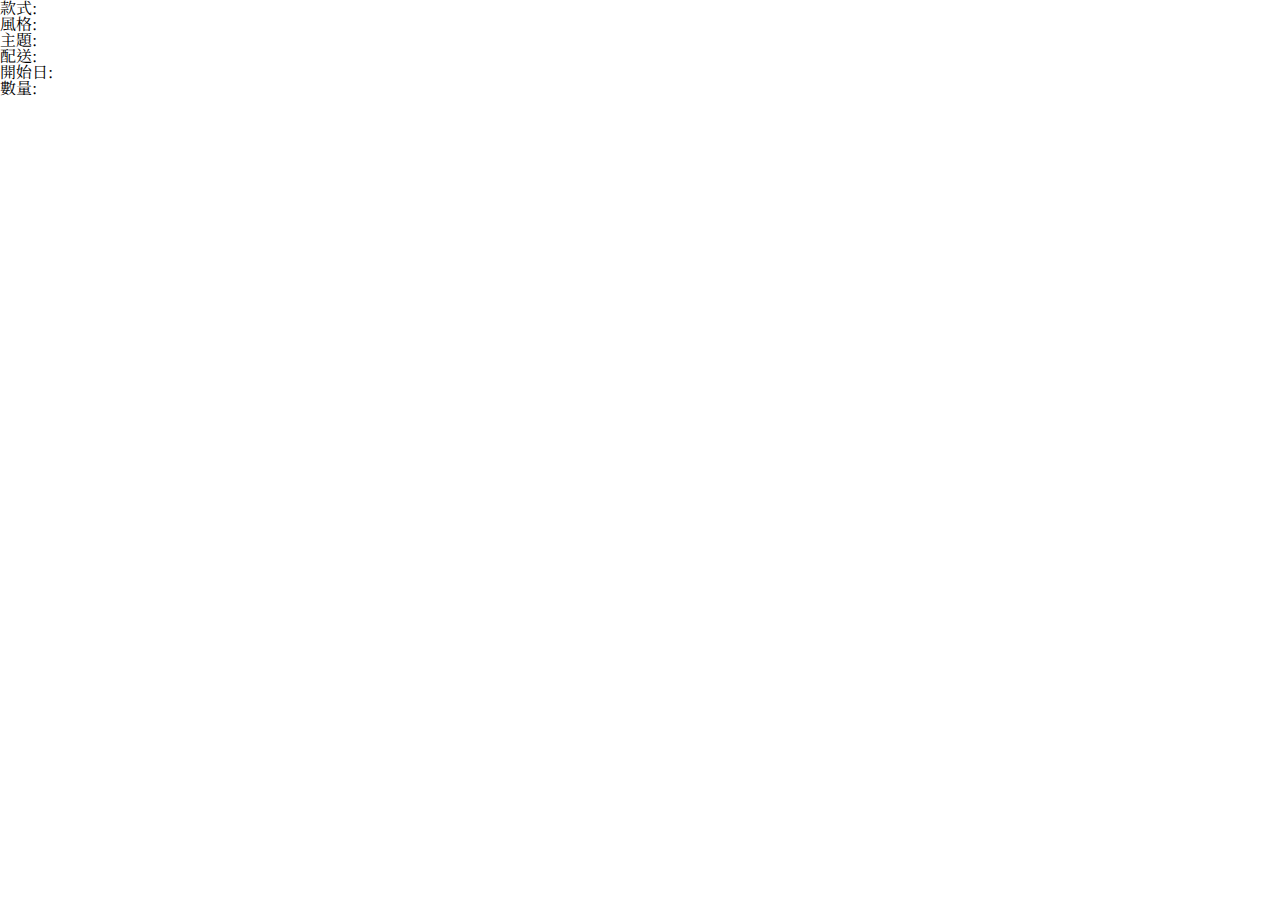
<file: cart.html>
<!DOCTYPE html>
<html lang="en">
<head>
    <meta charset="UTF-8">
    <meta http-equiv="X-UA-Compatible" content="IE=edge">
    <meta name="viewport" content="width=device-width, initial-scale=1.0">
    <title>購物車</title>
    <link rel="icon" type="image/x-icon" href="./image/favicon/favicon.ico">
    <link rel="stylesheet" href="./css/reset.css">
    <link rel="stylesheet" href="./css/main.css">
    <link rel="stylesheet" href="./css/weekly-bouquet.css">
    <link rel="preconnect" href="https://fonts.googleapis.com">
    <link rel="preconnect" href="https://fonts.gstatic.com" crossorigin>
    <link href="https://fonts.googleapis.com/css2?family=Noto+Serif+TC&display=swap" rel="stylesheet">
    <script src="./javascript/jquery-3.6.0.min.js"></script>
    <script src="./javascript/weekly-bouquet.js"></script>
</head>
<body>
<div>
    <p>款式: <span id="size"></span></p>
    <p>風格: <span id="style"></span></p>
    <p>主題: <span id="topic"></span></p>
    <p>配送: <span id="delivery"></span></p>
    <p>開始日: <span id="date"></span></p>
    <p>數量: <span id="quantity"></span></p>
</div>
</body>
</html>
</file>
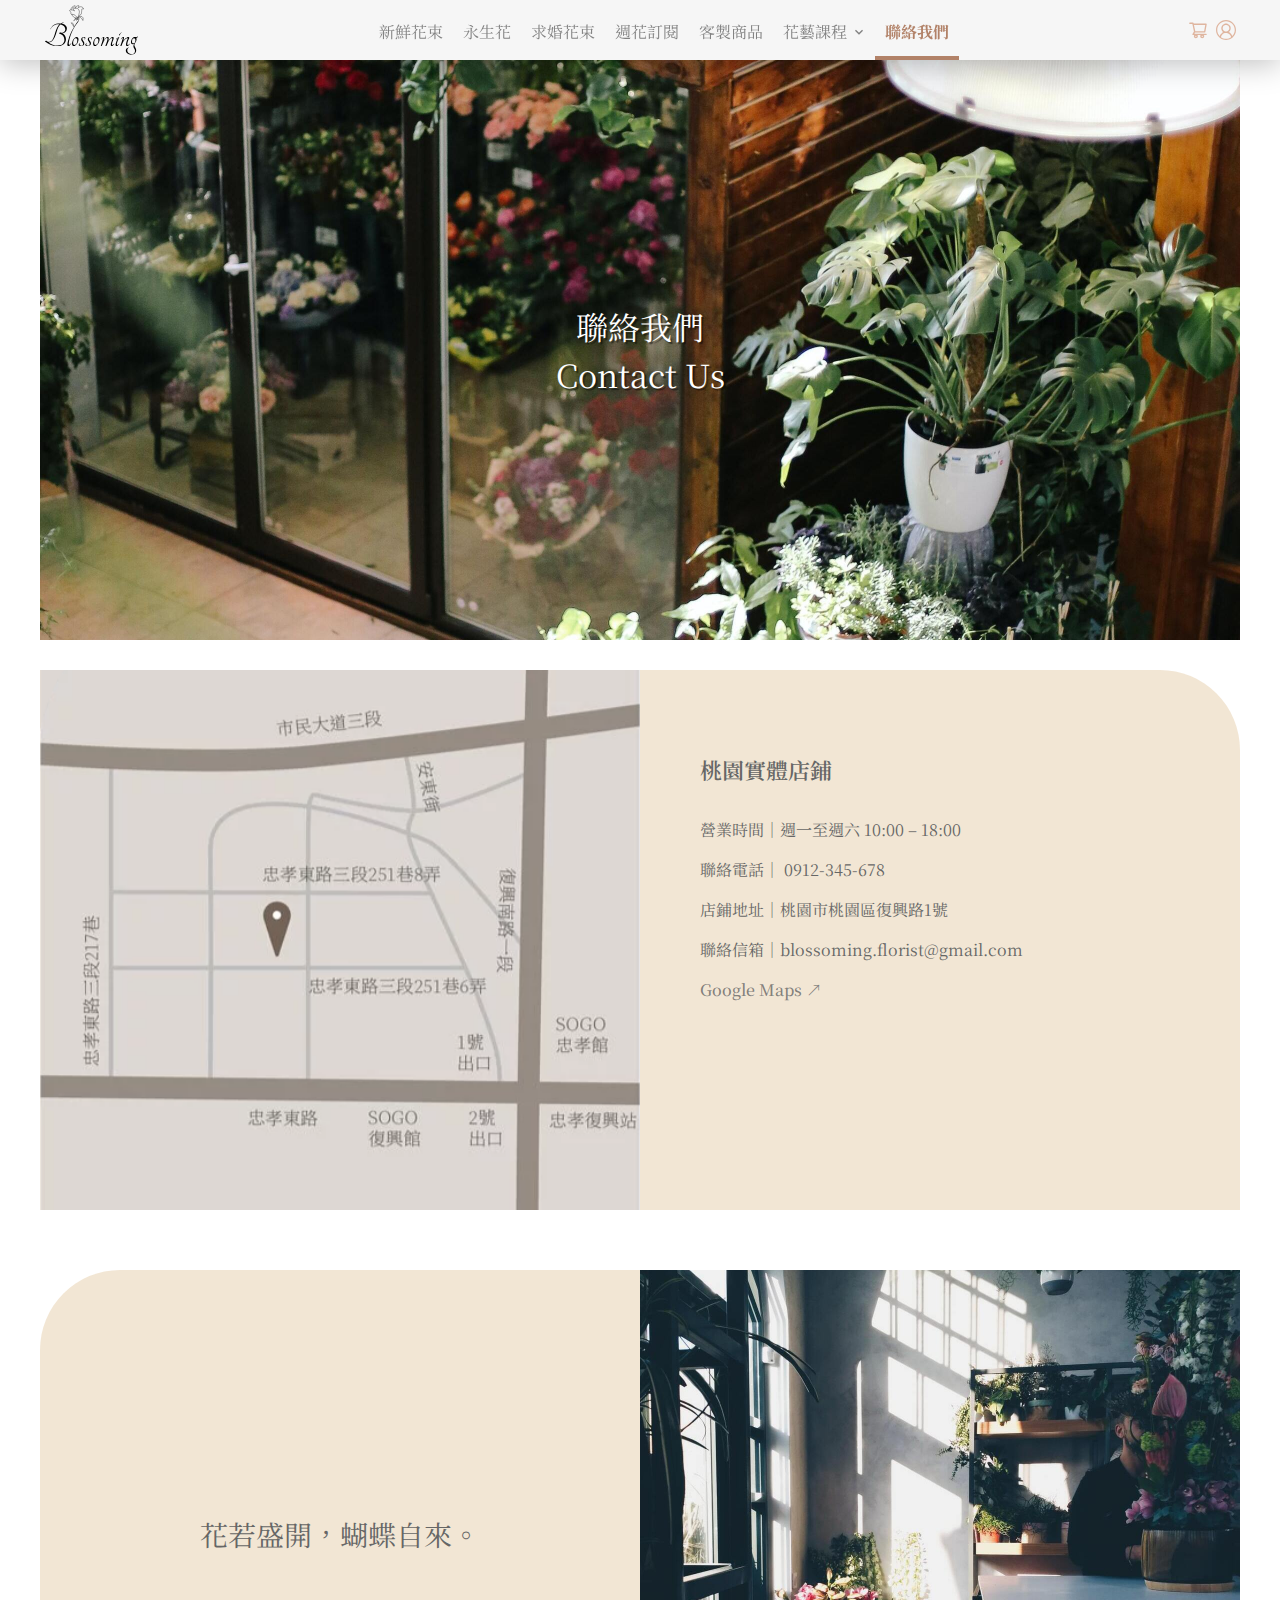
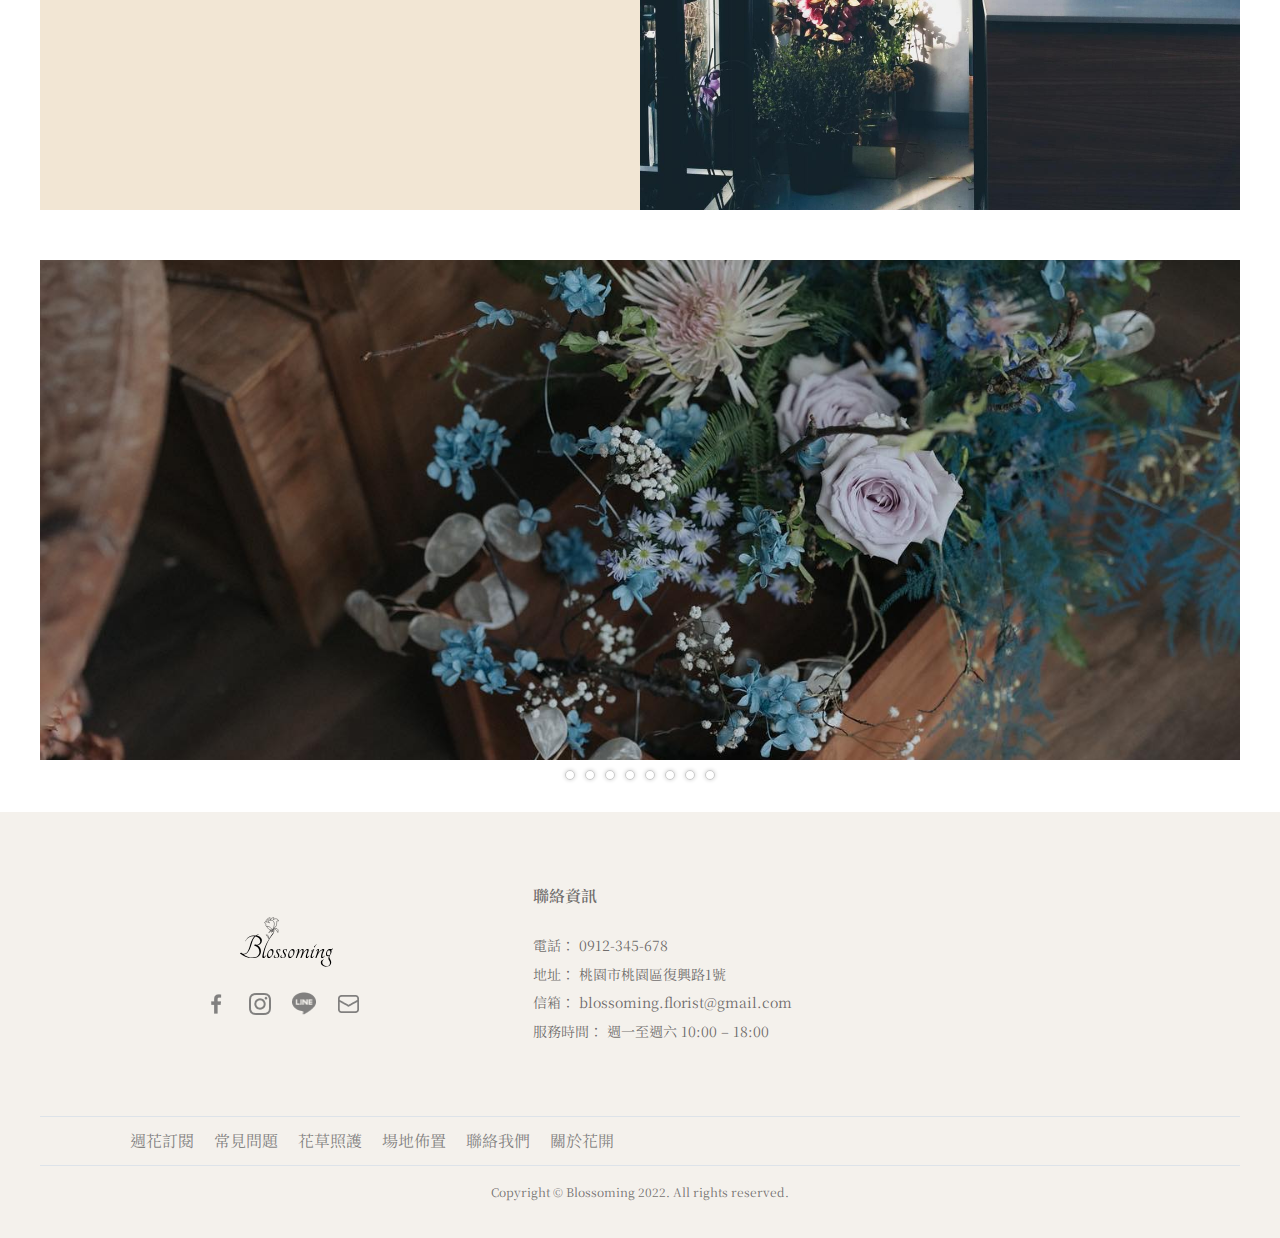
<file: contact-us.html>
<!DOCTYPE html>
<html lang="en">
<head>
    <meta charset="UTF-8">
    <meta http-equiv="X-UA-Compatible" content="IE=edge">
    <meta name="viewport" content="width=device-width, initial-scale=1.0">
    <title>聯絡我們</title>
    <link rel="icon" type="image/x-icon" href="./image/favicon/favicon.ico">
    <link rel="stylesheet" href="./css/reset.css">
    <link rel="stylesheet" href="./css/main.css">
    <link rel="stylesheet" href="./css/slider.css">
    <link rel="stylesheet" href="./css/contact-us.css">
    <link rel="preconnect" href="https://fonts.googleapis.com">
    <link rel="preconnect" href="https://fonts.gstatic.com" crossorigin>
    <link href="https://fonts.googleapis.com/css2?family=Noto+Serif+TC&display=swap" rel="stylesheet">
    <script src="./javascript/jquery-3.6.0.js"></script>
    <script src="./javascript/slider.js"></script>
    <script src="./javascript/main.js"></script>
</head>
<body>
    <header>
        <nav class="main-nav-bar">
            <input type="checkbox" name="" id="menu-switch">
            <div class="main-nav-container">
                <a href="./index.html" class="logo-link">
                    <img class="logo" src="./image/icon/Logo A.svg" alt="">
                </a>
                <!-- 主導覽列 -->
                <div class="main-menu-container">
                    <ul class="main-menu-list">
                        <li class="main-menu-list-item">
                            <a class="main-menu-list-item-label" href="./products-fresh-bouquet.html">新鮮花束</a>
                        </li>
                        <li class="main-menu-list-item">
                            <a class="main-menu-list-item-label" href="">永生花</a>
                        </li>
                        <li class="main-menu-list-item">
                            <a class="main-menu-list-item-label" href="">求婚花束</a>
                        </li>
                        <li class="main-menu-list-item">
                            <a class="main-menu-list-item-label" href="./weekly-bouquet.html">週花訂閱</a>
                        </li>
                        <li class="main-menu-list-item">
                            <a class="main-menu-list-item-label" href="./customization.html">客製商品</a>
                        </li>
                        <li id="mainMenuDropdown" class="main-menu-list-item dropdown">
                            <a class="main-menu-list-item-label" href="javascript:void(0)">花藝課程
                                <img id="expandMore" class="expand-more" src="./image/icon/expand-more.svg" alt="">
                            </a>
                            <ul id="dropdownNav" class="dropdown_nav">
                                <li class="dropdown_nav_item"><a href="./floral-courses.html#basket">歐式盆花課程</a></li>
                                <li class="dropdown_nav_item"><a href="./floral-courses.html#arrangement">零基礎插花課</a></li>
                                <li class="dropdown_nav_item"><a href="./floral-courses.html#hand-tied">手綁花束課程</a></li>
                            </ul>
                        </li>                        
                        <li class="main-menu-list-item">
                            <a class="main-menu-list-item-label" href="contact-us.html">聯絡我們</a>
                        </li>
                    </ul>
                </div>
                <!-- 功能導覽列 -->
                <div class="action-menu">
                    <a href="#" class="action-menu cart">
                        <img class="icon" src="./image/icon/shopping-cart.svg" alt="">
                    </a>
                    <a href="" class="action-menu login">
                        <img class="icon" src="./image/icon/account.svg" alt=""></a>
                    </a>
                </div>
                <!-- 漢堡 -->
                <label for="menu-switch" class="HB">
                    <span></span>
                    <span></span>
                    <span></span>
                </label>
            </div>
        </nav>
    </header>
    <main>
        <section class="title">
            <div class="wrap">
                <div class="picContainer banner">
                    <img src="image/pic/contact/banner.jpg" alt="">
                </div>
                <div class="title-txt">
                    <h2 class="title-txt-contact">聯絡我們<br>Contact Us</h2>
                </div>               
            </div>
        </section>
        <section>
            <div class="wrap">
                <div class="row">
                    <div class="picContainer item">
                        <img src="image/pic/contact/map.png" alt="">
                    </div>
                    <div class="item">
                        <div class="info">
                            <h3>桃園實體店鋪</h3>
                            <p>營業時間｜週一至週六 10:00 – 18:00</p>
                            <p>聯絡電話｜ 0912-345-678</p>
                            <p>店鋪地址｜桃園市桃園區復興路1號</p>
                            <p>聯絡信箱｜blossoming.florist@gmail.com</p>
                            <a href="https://goo.gl/maps/nYDTXBxLm6F1vHF4A">Google Maps ↗</a> 
                        </div>                       
                    </div>
                </div>
                <div class="row row-slogan">
                    <div class="picContainer item">
                        <img src="image/pic/contact/store.jpg" alt="">
                    </div>
                    <div class="item slogan">
                        <h3>花若盛開，蝴蝶自來。</h3>                   
                    </div>
                </div>
            </div>
        </section>
        <section class="slider-pics-jquery">
            <div id="sliderBoard" class="sliderBoard">
                <ul id="content" class="slider-pics-content">
                    <li>
                        <div class="picContainer picContainer-slider">
                            <img src="./image/pic/contact/10.jpg" class="image">
                        </div>
                    </li>
                    <li>
                        <div class="picContainer picContainer-slider">
                            <img src="./image/pic/contact/11.jpg" class="image">
                        </div>
                    </li>

                    <li>
                        <div class="picContainer picContainer-slider">
                            <img src="./image/pic/contact/12.jpg" class="image">
                        </div>
                    </li>
                    <li>
                        <div class="picContainer picContainer-slider">
                            <img src="./image/pic/contact/13.jpg" class="image">
                        </div>
                    </li>
                    <li>
                        <div class="picContainer picContainer-slider">
                            <img src="./image/pic/contact/14.jpg" class="image">
                        </div>
                    </li>
                    <li>
                        <div class="picContainer picContainer-slider">
                            <img src="./image/pic/contact/16.jpg" class="image">
                        </div>
                    </li>
                    <li>
                        <div class="picContainer picContainer-slider">
                            <img src="./image/pic/contact/15.jpg" class="image">
                        </div>
                    </li>                    
                    <li>
                        <div class="picContainer picContainer-slider">
                            <img src="./image/pic/contact/17.webp" class="image">
                        </div>
                    </li>
                </ul>
                <ul id="contentButton" class="slider-pics-contentButton">
                    <!-- <li class="clicked"></li>
                    <li></li>
                    <li></li>
                    <li></li>
                    <li></li>
                    <li></li>
                    <li></li>
                    <li></li> -->
                </ul>
            </div>
        </section>
    </main>
    <footer>
        <div class="container">      
            <div class="main-footer">
                <div class="link">
                    <div class="logo">
                        <a href="index.html" class="logo-link">
                            <img class="logo" src="./image/icon/Logo A.svg" alt="">
                        </a>
                    </div>
                    <div class="icon-list">
                        <ul>
                            <li><a href=""><img src="./image/icon/facebook.png" alt=""></a></li>
                            <li><a href=""><img src="./image/icon/instagram.png" alt=""></a></li>
                            <li><a href=""><img src="./image/icon/line.png" alt=""></a></li>
                            <li><a href="mailto: blossoming.florist@gmail.com"><img src="./image/icon/mail.png" alt=""></a></li>
                        </ul>
                    </div>
                </div>
                <div class="contact-info">
                    <div class="contact-info-txt">
                        <h3>聯絡資訊</h3>
                        <ul>
                            <li>電話： 0912-345-678</li>
                            <li>地址： 桃園市桃園區復興路1號</li>
                            <li>信箱： blossoming.florist@gmail.com</li>
                            <li>服務時間： 週一至週六 10:00 – 18:00</li>
                        </ul>
                    </div>
                    <div class="contact-info-pic">
                        <iframe src="https://www.google.com/maps/embed?pb=!1m18!1m12!1m3!1d3040.9305472599526!2d121.31540364964494!3d24.990047816555563!2m3!1f0!2f0!3f0!3m2!1i1024!2i768!4f13.1!3m3!1m2!1s0x34681efa8b69e255%3A0x3c89fe39620994ca!2sNo.%201%2C%20Fuxing%20Rd%2C%20Taoyuan%20District%2C%20Taoyuan%20City%2C%20330!5e0!3m2!1sen!2stw!4v1658337321722!5m2!1sen!2stw" width="240" height="168" style="border:0;" allowfullscreen="" loading="lazy" referrerpolicy="no-referrer-when-downgrade"></iframe>
                    </div>
                </div>
            </div>
            <nav class="footer">
                <ul>
                    <li><a href="weekly-bouquet.html">週花訂閱</a></li>
                    <li><a href="">常見問題</a></li>
                    <li><a href="">花草照護</a></li>
                    <li><a href="">場地佈置</a></li>
                    <li><a href="contact-us.html">聯絡我們</a></li>
                    <li><a href="">關於花開</a></li>
                </ul>
            </nav>
            <div class="copyright">
                <p>Copyright © Blossoming 2022. All rights reserved.</p>
            </div>
        </div>
    </footer>
</body>
</html>
</file>
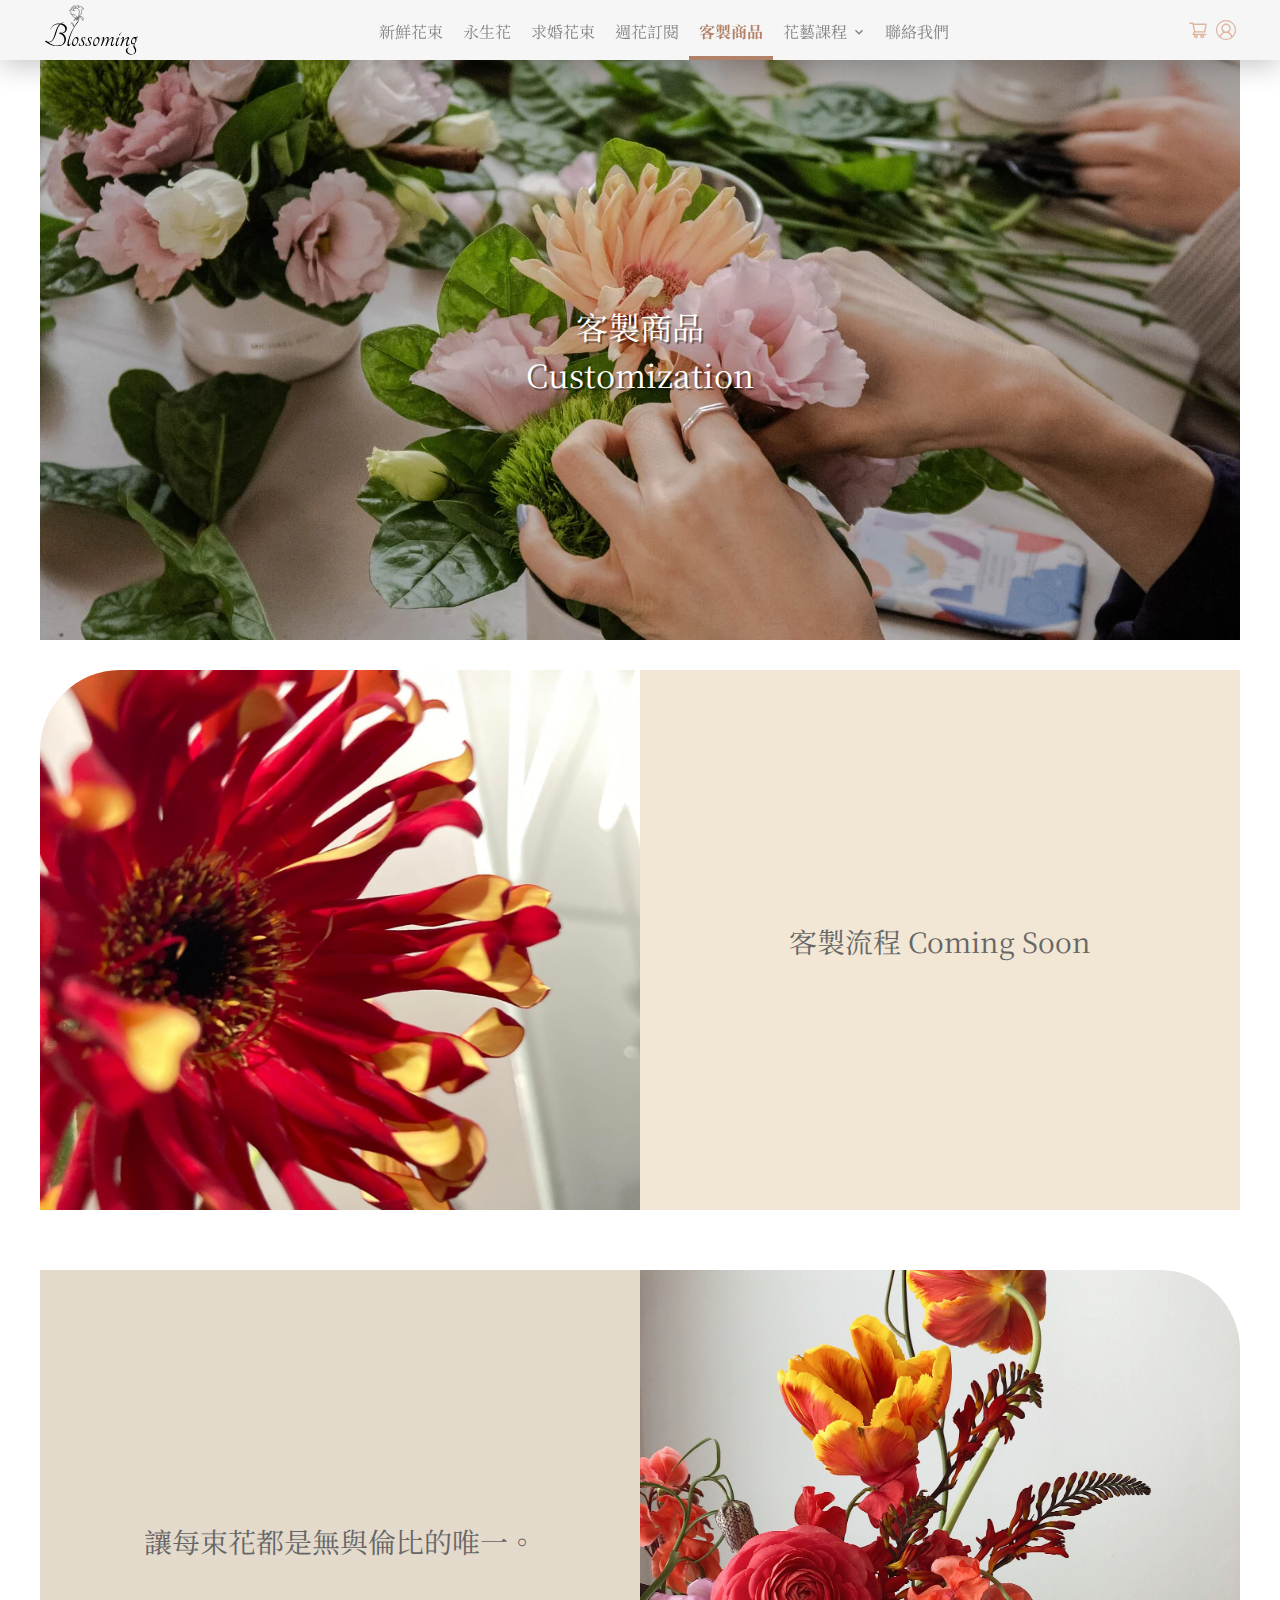
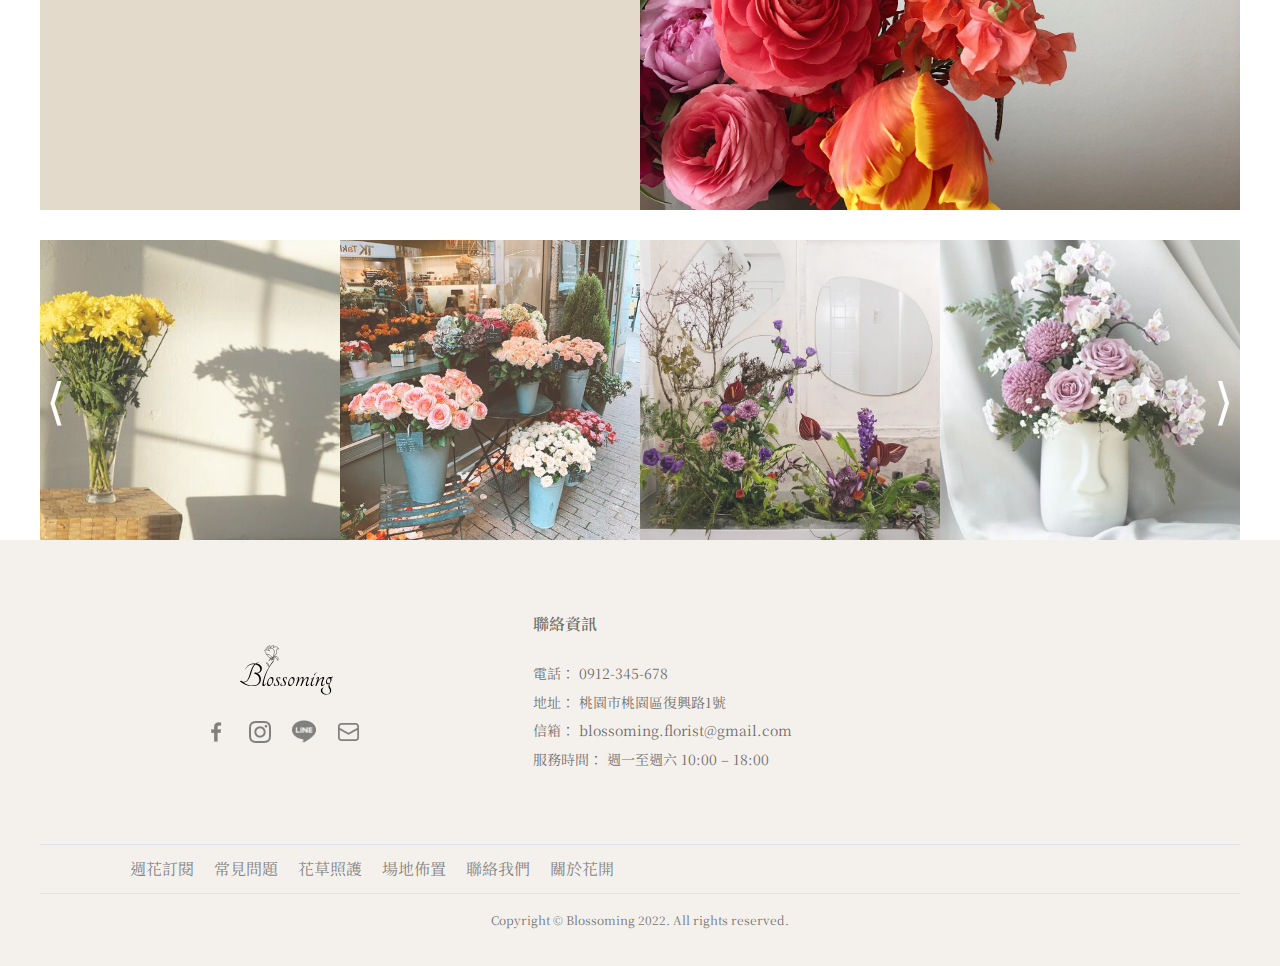
<file: customization.html>
<!DOCTYPE html>
<html lang="en">
<head>
    <meta charset="UTF-8">
    <meta http-equiv="X-UA-Compatible" content="IE=edge">
    <meta name="viewport" content="width=device-width, initial-scale=1.0">
    <title>客製商品</title>
    <link rel="icon" type="image/x-icon" href="./image/favicon/favicon.ico">
    <link rel="stylesheet" href="./css/reset.css">
    <link rel="stylesheet" href="./css/main.css">
    <link rel="stylesheet" href="./css/customization.css">
    <link rel="preconnect" href="https://fonts.googleapis.com">
    <link rel="preconnect" href="https://fonts.gstatic.com" crossorigin>
    <link href="https://fonts.googleapis.com/css2?family=Noto+Serif+TC&display=swap" rel="stylesheet">
    <script src="./javascript/slider.js"></script>
    <script src="./javascript/main.js"></script>
</head>
<body>
    <header>
        <nav class="main-nav-bar">
            <input type="checkbox" name="" id="menu-switch">
            <div class="main-nav-container">
                <a href="./index.html" class="logo-link">
                    <img class="logo" src="./image/icon/Logo A.svg" alt="">
                </a>
                <!-- 主導覽列 -->
                <div class="main-menu-container">
                    <ul class="main-menu-list">
                        <li class="main-menu-list-item">
                            <a class="main-menu-list-item-label" href="./products-fresh-bouquet.html">新鮮花束</a>
                        </li>
                        <li class="main-menu-list-item">
                            <a class="main-menu-list-item-label" href="">永生花</a>
                        </li>
                        <li class="main-menu-list-item">
                            <a class="main-menu-list-item-label" href="">求婚花束</a>
                        </li>
                        <li class="main-menu-list-item">
                            <a class="main-menu-list-item-label" href="./weekly-bouquet.html">週花訂閱</a>
                        </li>
                        <li class="main-menu-list-item">
                            <a class="main-menu-list-item-label" href="./customization.html">客製商品</a>
                        </li>
                        <li id="mainMenuDropdown" class="main-menu-list-item dropdown">
                            <a class="main-menu-list-item-label" href="javascript:void(0)">花藝課程
                                <img id="expandMore" class="expand-more" src="./image/icon/expand-more.svg" alt="">
                            </a>
                            <ul id="dropdownNav" class="dropdown_nav">
                                <li class="dropdown_nav_item"><a href="./floral-courses.html#basket">歐式盆花課程</a></li>
                                <li class="dropdown_nav_item"><a href="./floral-courses.html#arrangement">零基礎插花課</a></li>
                                <li class="dropdown_nav_item"><a href="./floral-courses.html#hand-tied">手綁花束課程</a></li>
                            </ul>
                        </li>                        
                        <li class="main-menu-list-item">
                            <a class="main-menu-list-item-label" href="contact-us.html">聯絡我們</a>
                        </li>
                    </ul>
                </div>
                <!-- 功能導覽列 -->
                <div class="action-menu">
                    <a href="#" class="action-menu cart">
                        <img class="icon" src="./image/icon/shopping-cart.svg" alt="">
                    </a>
                    <a href="" class="action-menu login">
                        <img class="icon" src="./image/icon/account.svg" alt=""></a>
                    </a>
                </div>
                <!-- 漢堡 -->
                <label for="menu-switch" class="HB">
                    <span></span>
                    <span></span>
                    <span></span>
                </label>
            </div>
        </nav>
    </header>
    <main>
        <section class="title">
            <div class="wrap">
                <div class="picContainer banner">
                    <img src="image/pic/custom/custom-bg.webp" alt="">
                </div>
                <div class="title-txt">
                    <h2>客製商品<br>Customization</h2>
                </div>               
            </div>
        </section>
        <section>
            <div class="wrap">
                <div class="row">
                    <div class="picContainer item">
                        <img src="image/pic/products/fresh-bouquet/990.jpg" alt="">
                    </div>
                    <div class="item slogan">
                        <h3>客製流程 Coming Soon</h3>                   
                    </div>
                </div>
                <div class="row">
                    <div class="item slogan">
                        <h3>讓每束花都是無與倫比的唯一。</h3>                   
                    </div>
                    <div class="picContainer item">
                        <img src="image/pic/products/fresh-bouquet/100.jpg" alt="">
                    </div>
                </div>
            </div>
        </section>
        <section class="slider-pics">
            <div class="view">
                <input type="button" id="btnLeft" value="⟨" disabled>
                
                <div class="slider">
                    <div class="picContainer bottom">
                        <img src="image/pic/contact/bottom1.jpg" alt="">
                    </div>
                    <div class="picContainer bottom">
                        <img src="image/pic/contact/bottom2.jpg" alt="">
                    </div>
                    <div class="picContainer bottom">
                        <img src="image/pic/contact/bottom3.webp" alt="">
                    </div>
                    <div class="picContainer bottom">
                        <img src="image/pic/contact/bottom4.jpg" alt="">
                    </div>
                    <div class="picContainer bottom">
                        <img src="image/pic/contact/bottom5.jpg" alt="">
                    </div>
                    <div class="picContainer bottom">
                        <img src="image/pic/contact/bottom6.jpg" alt="">
                    </div>
                    <div class="picContainer bottom">
                        <img src="image/pic/contact/bottom7.jpg" alt="">
                    </div>
                    <div class="picContainer bottom">
                        <img src="image/pic/contact/bottom8.jpg" alt="">
                    </div>
                </div>
                <input type="button" id="btnRight" value="⟩">
            </div>
        </section>
    </main>
    <footer>
        <div class="container">      
            <div class="main-footer">
                <div class="link">
                    <div class="logo">
                        <a href="index.html" class="logo-link">
                            <img class="logo" src="./image/icon/Logo A.svg" alt="">
                        </a>
                    </div>
                    <div class="icon-list">
                        <ul>
                            <li><a href=""><img src="./image/icon/facebook.png" alt=""></a></li>
                            <li><a href=""><img src="./image/icon/instagram.png" alt=""></a></li>
                            <li><a href=""><img src="./image/icon/line.png" alt=""></a></li>
                            <li><a href="mailto: blossoming.florist@gmail.com"><img src="./image/icon/mail.png" alt=""></a></li>
                        </ul>
                    </div>
                </div>
                <div class="contact-info">
                    <div class="contact-info-txt">
                        <h3>聯絡資訊</h3>
                        <ul>
                            <li>電話： 0912-345-678</li>
                            <li>地址： 桃園市桃園區復興路1號</li>
                            <li>信箱： blossoming.florist@gmail.com</li>
                            <li>服務時間： 週一至週六 10:00 – 18:00</li>
                        </ul>
                    </div>
                    <div class="contact-info-pic">
                        <iframe src="https://www.google.com/maps/embed?pb=!1m18!1m12!1m3!1d3040.9305472599526!2d121.31540364964494!3d24.990047816555563!2m3!1f0!2f0!3f0!3m2!1i1024!2i768!4f13.1!3m3!1m2!1s0x34681efa8b69e255%3A0x3c89fe39620994ca!2sNo.%201%2C%20Fuxing%20Rd%2C%20Taoyuan%20District%2C%20Taoyuan%20City%2C%20330!5e0!3m2!1sen!2stw!4v1658337321722!5m2!1sen!2stw" width="240" height="168" style="border:0;" allowfullscreen="" loading="lazy" referrerpolicy="no-referrer-when-downgrade"></iframe>
                    </div>
                </div>
            </div>
            <nav class="footer">
                <ul>
                    <li><a href="weekly-bouquet.html">週花訂閱</a></li>
                    <li><a href="">常見問題</a></li>
                    <li><a href="">花草照護</a></li>
                    <li><a href="">場地佈置</a></li>
                    <li><a href="contact-us.html">聯絡我們</a></li>
                    <li><a href="">關於花開</a></li>
                </ul>
            </nav>
            <div class="copyright">
                <p>Copyright © Blossoming 2022. All rights reserved.</p>
            </div>
        </div>
    </footer>
</body>
</html>
</file>
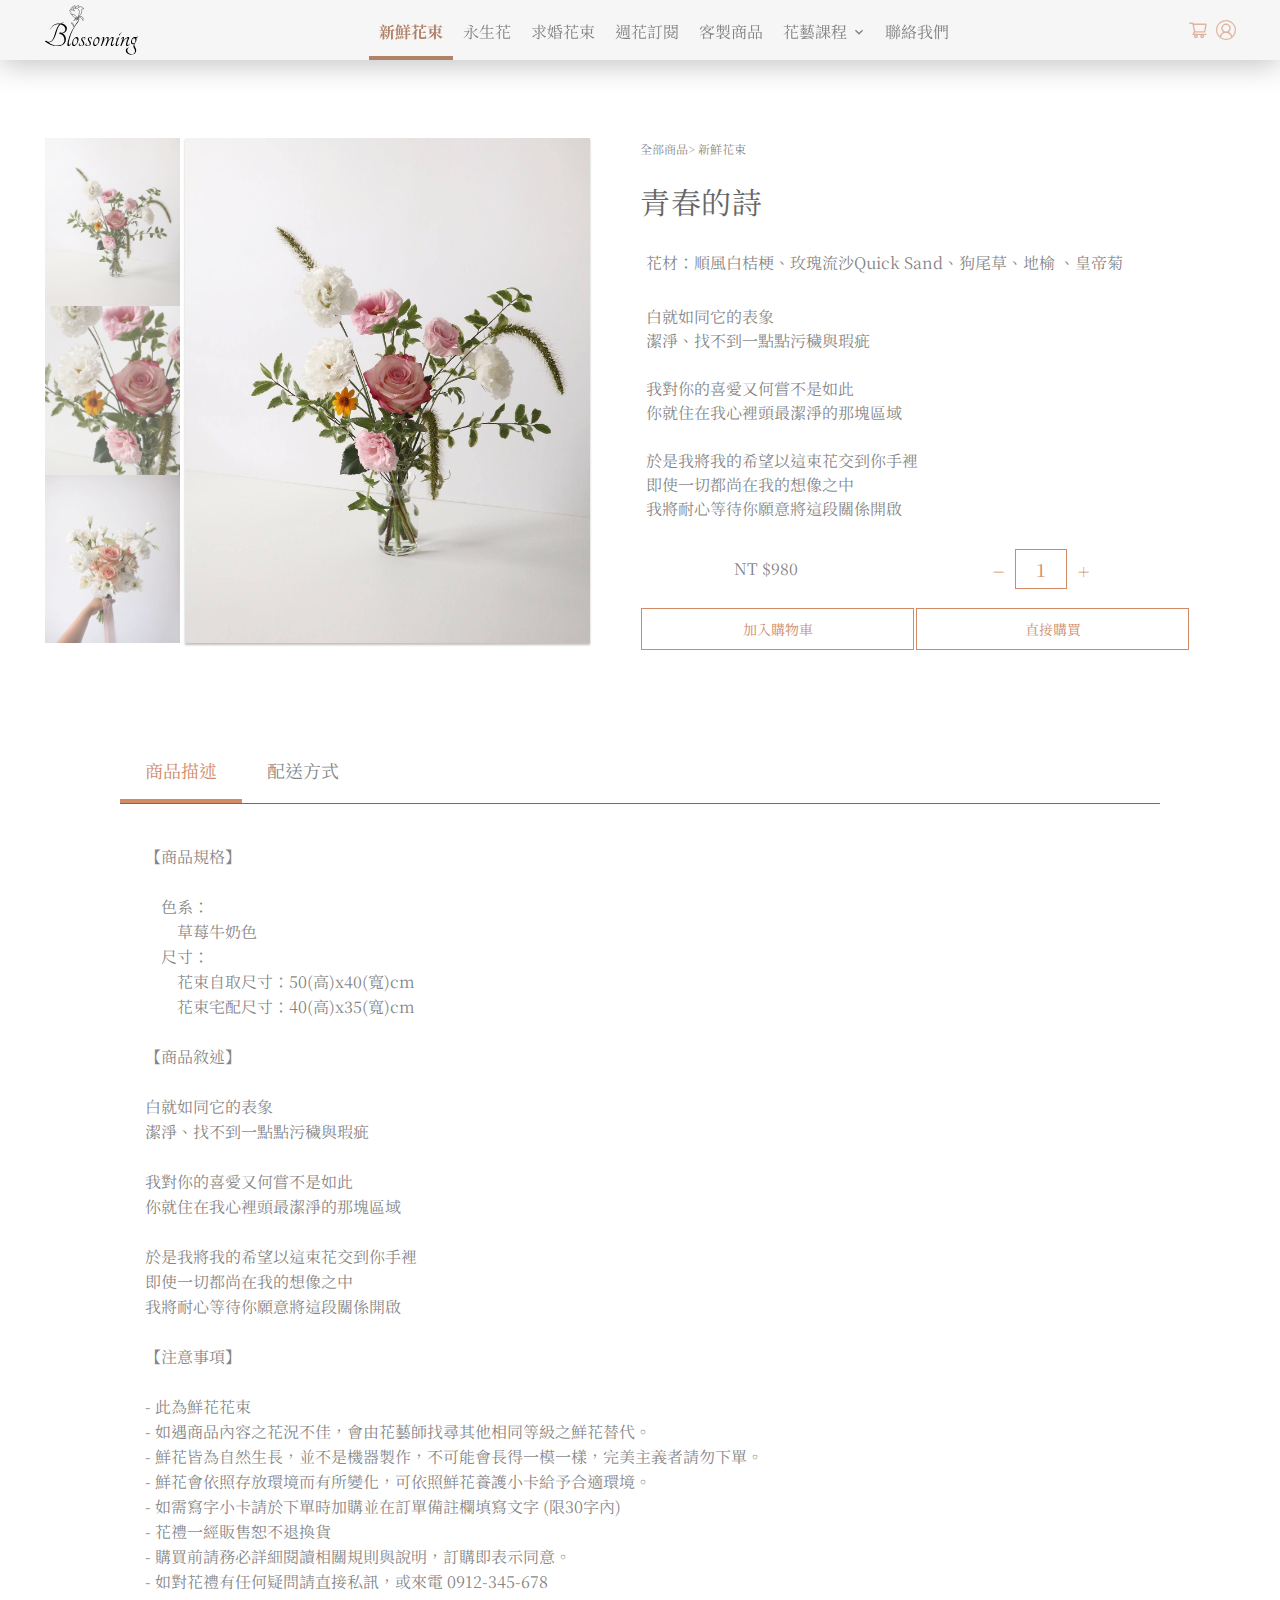
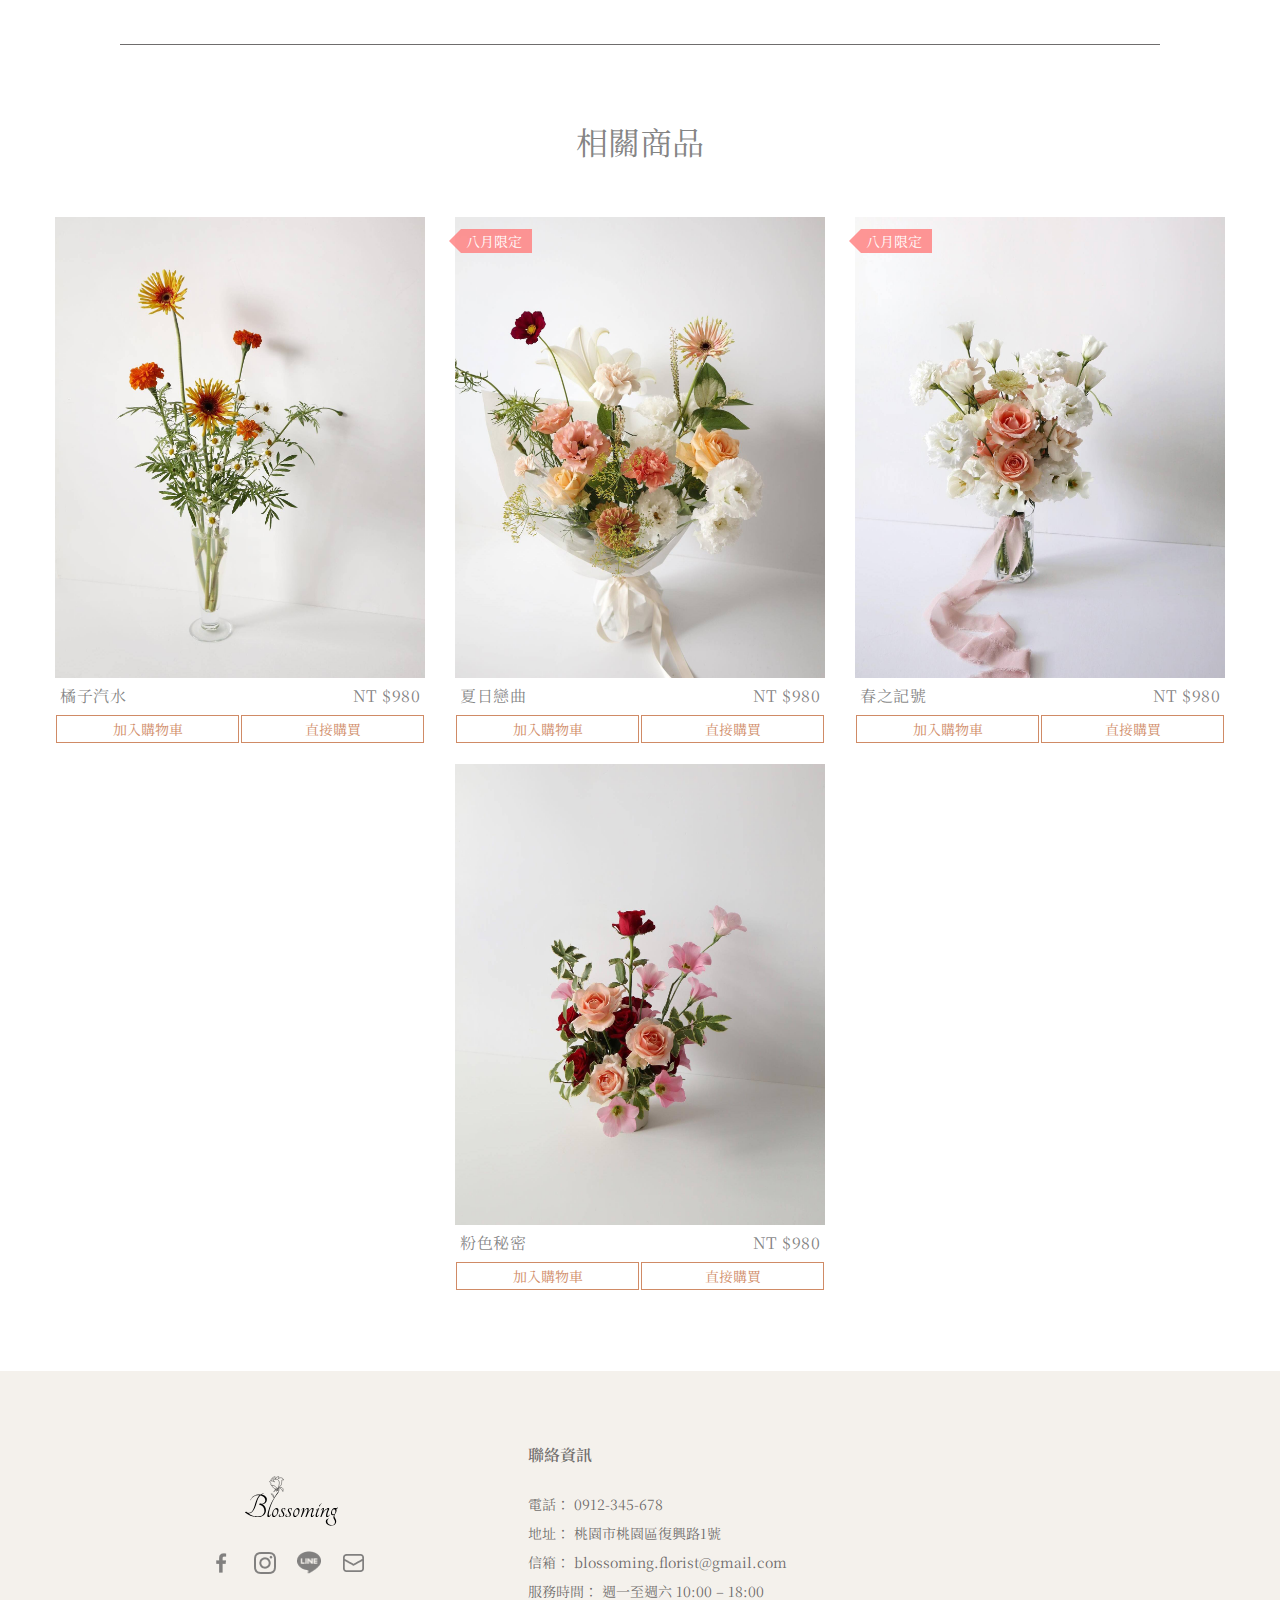
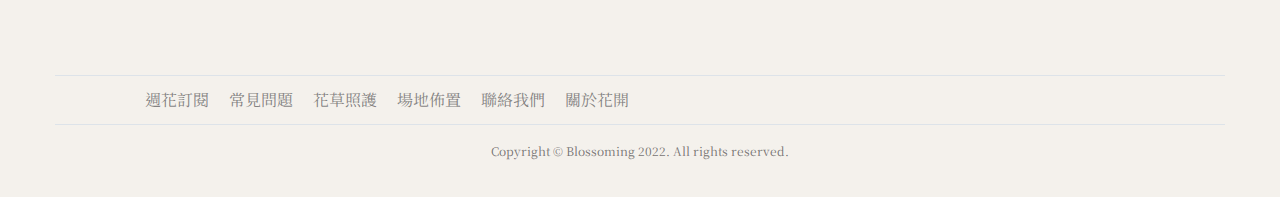
<file: fb01.html>
<!DOCTYPE html>
<html lang="en">
<head>
    <meta charset="UTF-8">
    <meta http-equiv="X-UA-Compatible" content="IE=edge">
    <meta name="viewport" content="width=device-width, initial-scale=1.0">
    <title>新鮮花束系列</title>
    <link rel="icon" type="image/x-icon" href="./image/favicon/favicon.ico">
    <link rel="stylesheet" href="./css/reset.css">
    <link rel="stylesheet" href="./css/main.css">
    <link rel="stylesheet" href="./css/product-page.css">
    <link rel="stylesheet" href="./css/products-frest-bouquet.css">
    <link rel="stylesheet" href="./css/grid.css">
    <link rel="preconnect" href="https://fonts.googleapis.com">
    <link rel="preconnect" href="https://fonts.gstatic.com" crossorigin>
    <link href="https://fonts.googleapis.com/css2?family=Noto+Serif+TC&display=swap" rel="stylesheet">
    <script src="./javascript/weekly-bouquet.js"></script>
    <script src="./javascript/main.js"></script>

</head>
<body>
    <header>
        <nav class="main-nav-bar">
            <input type="checkbox" name="" id="menu-switch">
            <div class="main-nav-container">
                <a href="./index.html" class="logo-link">
                    <img class="logo" src="./image/icon/Logo A.svg" alt="">
                </a>
                <!-- 主導覽列 -->
                <div class="main-menu-container">
                    <ul class="main-menu-list">
                        <li class="main-menu-list-item">
                            <a class="main-menu-list-item-label" href="./products-fresh-bouquet.html">新鮮花束</a>
                        </li>
                        <li class="main-menu-list-item">
                            <a class="main-menu-list-item-label" href="">永生花</a>
                        </li>
                        <li class="main-menu-list-item">
                            <a class="main-menu-list-item-label" href="">求婚花束</a>
                        </li>
                        <li class="main-menu-list-item">
                            <a class="main-menu-list-item-label" href="./weekly-bouquet.html">週花訂閱</a>
                        </li>
                        <li class="main-menu-list-item">
                            <a class="main-menu-list-item-label" href="./customization.html">客製商品</a>
                        </li>
                        <li id="mainMenuDropdown" class="main-menu-list-item dropdown">
                            <a class="main-menu-list-item-label" href="javascript:void(0)">花藝課程
                                <img id="expandMore" class="expand-more" src="./image/icon/expand-more.svg" alt="">
                            </a>
                            <ul id="dropdownNav" class="dropdown_nav">
                                <li class="dropdown_nav_item"><a href="./floral-courses.html#basket">歐式盆花課程</a></li>
                                <li class="dropdown_nav_item"><a href="./floral-courses.html#arrangement">零基礎插花課</a></li>
                                <li class="dropdown_nav_item"><a href="./floral-courses.html#hand-tied">手綁花束課程</a></li>
                            </ul>
                        </li>                        
                        <li class="main-menu-list-item">
                            <a class="main-menu-list-item-label" href="contact-us.html">聯絡我們</a>
                        </li>
                    </ul>
                </div>
                <!-- 功能導覽列 -->
                <div class="action-menu">
                    <a href="#" class="action-menu cart">
                        <img class="icon" src="./image/icon/shopping-cart.svg" alt="">
                    </a>
                    <a href="" class="action-menu login">
                        <img class="icon" src="./image/icon/account.svg" alt=""></a>
                    </a>
                </div>
                <!-- 漢堡 -->
                <label for="menu-switch" class="HB">
                    <span></span>
                    <span></span>
                    <span></span>
                </label>
            </div>
        </nav>
    </header>
    <main>
        <section class="top">
            <div class="wrap-main">
                <div class="product-content">
                    <div class="pic-area">
                        <div class="group-small">
                            <div class="picContainer small"><img class="small" src="image/pic/products/fresh-bouquet/01-2.jpg" alt=""></div>
                            <div class="picContainer small"><img class="small" src="image/pic/products/fresh-bouquet/01-1.jpg" alt=""></div>
                            <div class="picContainer small"><img class="small" src="image/pic/products/fresh-bouquet/03-1.jpg" alt=""></div>
                        </div>                        <div class="picContainer large">
                            <img id="large" src="image/pic/products/fresh-bouquet/01-2.jpg" alt="">
                        </div>
                    </div>
                    <div class="content-txt">
                        <div class="breadcrumb">
                            <div class="block-inner">
                                <a class="Label" href="products-fresh-bouquet.html">全部商品</a><span>></span>
                                <a class="Label" href="products-fresh-bouquet.html">新鮮花束</a>
                            </div>          
                        </div>
                        <div class="description">
                            <h2>青春的詩</h2>
                            <p class="material">花材：順風白桔梗、玫瑰流沙Quick Sand、狗尾草、地榆 、皇帝菊</p>
                            <p>白就如同它的表象<br>
                                潔淨、找不到一點點污穢與瑕疵<br><br>
                                我對你的喜愛又何嘗不是如此<br>
                                你就住在我心裡頭最潔淨的那塊區域<br><br>
                                於是我將我的希望以這束花交到你手裡<br>
                                即使一切都尚在我的想像之中<br>
                                我將耐心等待你願意將這段關係開啟
                            </p>
                            <div class="price-n-amount">
                                <div class="price">NT $980</div>
                                <div class="amount">
                                    <button type="button" class="number btnMinus">－</button>
                                    <input type="text" min="1" value="1" class="fill-amount">
                                    <button type="button" class="number btnPlus">＋</button>
                                </div>
                            </div>    
                            <div class="btn">
                                <button class="add-to-cart">加入購物車</button>
                                <button class="buy">直接購買</button>
                            </div>   
                        </div>
                    </div>            
                </div>
                <div class="wrap-product-details">
                    <div class="tab-list">
                        <div class="item details-description"><a href="">商品描述</a></div>
                        <div class="item delivery"><a href="">配送方式</a></div>
                    </div>
                    <div class="details">
                        <div class="details-txt">
                            <p>【商品規格】<br><br>
                                &nbsp;&nbsp;&nbsp;&nbsp;色系：<br>
                                &nbsp;&nbsp;&nbsp;&nbsp;&nbsp;&nbsp;&nbsp;&nbsp;草莓牛奶色<br>
                                &nbsp;&nbsp;&nbsp;&nbsp;尺寸：<br>
                                &nbsp;&nbsp;&nbsp;&nbsp;&nbsp;&nbsp;&nbsp;&nbsp;花束自取尺寸：50(高)x40(寬)cm<br>
                                &nbsp;&nbsp;&nbsp;&nbsp;&nbsp;&nbsp;&nbsp;&nbsp;花束宅配尺寸：40(高)x35(寬)cm<br><br>
                                【商品敘述】<br><br>
                                白就如同它的表象<br>
                                潔淨、找不到一點點污穢與瑕疵<br><br>
                                我對你的喜愛又何嘗不是如此<br>
                                你就住在我心裡頭最潔淨的那塊區域<br><br>
                                於是我將我的希望以這束花交到你手裡<br>
                                即使一切都尚在我的想像之中<br>
                                我將耐心等待你願意將這段關係開啟<br><br>
                                【注意事項】<br><br>
                                - 此為鮮花花束<br>
                                - 如遇商品內容之花況不佳，會由花藝師找尋其他相同等級之鮮花替代。<br>
                                - 鮮花皆為自然生長，並不是機器製作，不可能會長得一模一樣，完美主義者請勿下單。<br>
                                - 鮮花會依照存放環境而有所變化，可依照鮮花養護小卡給予合適環境。<br>
                                - 如需寫字小卡請於下單時加購並在訂單備註欄填寫文字 (限30字內)<br>
                                - 花禮一經販售恕不退換貨<br>
                                - 購買前請務必詳細閱讀相關規則與說明，訂購即表示同意。<br>
                                - 如對花禮有任何疑問請直接私訊，或來電 0912-345-678<br>
                            </p>
                        </div>
                    </div>
                </div>
            </div>
        </section>
        <section>
            <div class="title">
                <h3 class="related-products">相關商品</h3>
            </div>
            <div class="container">
                <div class="row row-cols-2 row-cols-md-4 row-cols-lg-4 row-cols-xl-4">
                    <div class="col">
                        <div class="card">
                            <a href="#" class="card-link">
                                <div class="picContainer overlap-bottom">
                                    <img src="image/pic/products/fresh-bouquet/05-1.jpg">
                                </div>
                                <div class="picContainer overlap-top">
                                    <img src="image/pic/products/fresh-bouquet/05-2.jpg">
                                </div>
                            </a>
                            <div class="card-txt">
                                <p>橘子汽水</p>
                                <p>NT $980</p>
                            </div>
                            <div class="btn">
                                <button class="add-to-cart">加入購物車</button>
                                <button class="buy">直接購買</button>
                            </div>
                        </div>
                    </div>
                    <div class="col">
                        <div class="card">
                            <a href="#" class="card-link">
                                <div class="picContainer overlap-bottom">
                                    <img src="image/pic/products/fresh-bouquet/02-1.jpg">
                                </div>
                                <div class="picContainer overlap-top">
                                    <img src="image/pic/products/fresh-bouquet/02-2.jpg">
                                </div>
                                <div class="tag">八月限定</div>
                            </a>    
                            <div class="card-txt">
                                <p>夏日戀曲</p>
                                <p>NT $980</p>
                            </div>
                            <div class="btn">
                                <button class="add-to-cart">加入購物車</button>
                                <button class="buy">直接購買</button>
                            </div>   
                        </div>
                    </div>
                    <div class="col">
                        <div class="card">
                            <a href="#" class="card-link">
                                <div class="picContainer overlap-bottom">
                                    <img src="image/pic/products/fresh-bouquet/03-1.jpg">
                                </div>
                                <div class="picContainer overlap-top">
                                    <img src="image/pic/products/fresh-bouquet/03-2.jpg">
                                </div>
                            </a>    
                            <div class="tag">八月限定</div>
                            <div class="card-txt">
                                <p>春之記號</p>
                                <p>NT $980</p>
                            </div>
                            <div class="btn">
                                <button class="add-to-cart">加入購物車</button>
                                <button class="buy">直接購買</button>
                            </div>   
                        </div>
                    </div>
                    <div class="col">
                        <div class="card">
                            <a href="#" class="card-link">
                                <div class="picContainer overlap-bottom">
                                    <img src="image/pic/products/fresh-bouquet/04-1.jpg">
                                </div>
                                <div class="picContainer overlap-top">
                                    <img src="image/pic/products/fresh-bouquet/04-2.jpg">
                                </div>
                            </a>    
                            <div class="card-txt">
                                <p>粉色秘密</p>
                                <p>NT $980</p>
                            </div>
                            <div class="btn">
                                <button class="add-to-cart">加入購物車</button>
                                <button class="buy">直接購買</button>
                            </div>   
                        </div>
                    </div>
                </div>
            </div>
        </section>
        
    </main>
    <footer>
        <div class="container">      
            <div class="main-footer">
                <div class="link">
                    <div class="logo">
                        <a href="index.html" class="logo-link">
                            <img class="logo" src="./image/icon/Logo A.svg" alt="">
                        </a>
                    </div>
                    <div class="icon-list">
                        <ul>
                            <li><a href=""><img src="./image/icon/facebook.png" alt=""></a></li>
                            <li><a href=""><img src="./image/icon/instagram.png" alt=""></a></li>
                            <li><a href=""><img src="./image/icon/line.png" alt=""></a></li>
                            <li><a href="mailto: blossoming.florist@gmail.com"><img src="./image/icon/mail.png" alt=""></a></li>
                        </ul>
                    </div>
                </div>
                <div class="contact-info">
                    <div class="contact-info-txt">
                        <h3>聯絡資訊</h3>
                        <ul>
                            <li>電話： 0912-345-678</li>
                            <li>地址： 桃園市桃園區復興路1號</li>
                            <li>信箱： blossoming.florist@gmail.com</li>
                            <li>服務時間： 週一至週六 10:00 – 18:00</li>
                        </ul>
                    </div>
                    <div class="contact-info-pic">
                        <iframe src="https://www.google.com/maps/embed?pb=!1m18!1m12!1m3!1d3040.9305472599526!2d121.31540364964494!3d24.990047816555563!2m3!1f0!2f0!3f0!3m2!1i1024!2i768!4f13.1!3m3!1m2!1s0x34681efa8b69e255%3A0x3c89fe39620994ca!2sNo.%201%2C%20Fuxing%20Rd%2C%20Taoyuan%20District%2C%20Taoyuan%20City%2C%20330!5e0!3m2!1sen!2stw!4v1658337321722!5m2!1sen!2stw" width="240" height="168" style="border:0;" allowfullscreen="" loading="lazy" referrerpolicy="no-referrer-when-downgrade"></iframe>
                    </div>
                </div>
            </div>
            <nav class="footer">
                <ul>
                    <li><a href="weekly-bouquet.html">週花訂閱</a></li>
                    <li><a href="">常見問題</a></li>
                    <li><a href="">花草照護</a></li>
                    <li><a href="">場地佈置</a></li>
                    <li><a href="contact-us.html">聯絡我們</a></li>
                    <li><a href="">關於花開</a></li>
                </ul>
            </nav>
            <div class="copyright">
                <p>Copyright © Blossoming 2022. All rights reserved.</p>
            </div>
        </div>
    </footer>
</body>
</html>
</file>
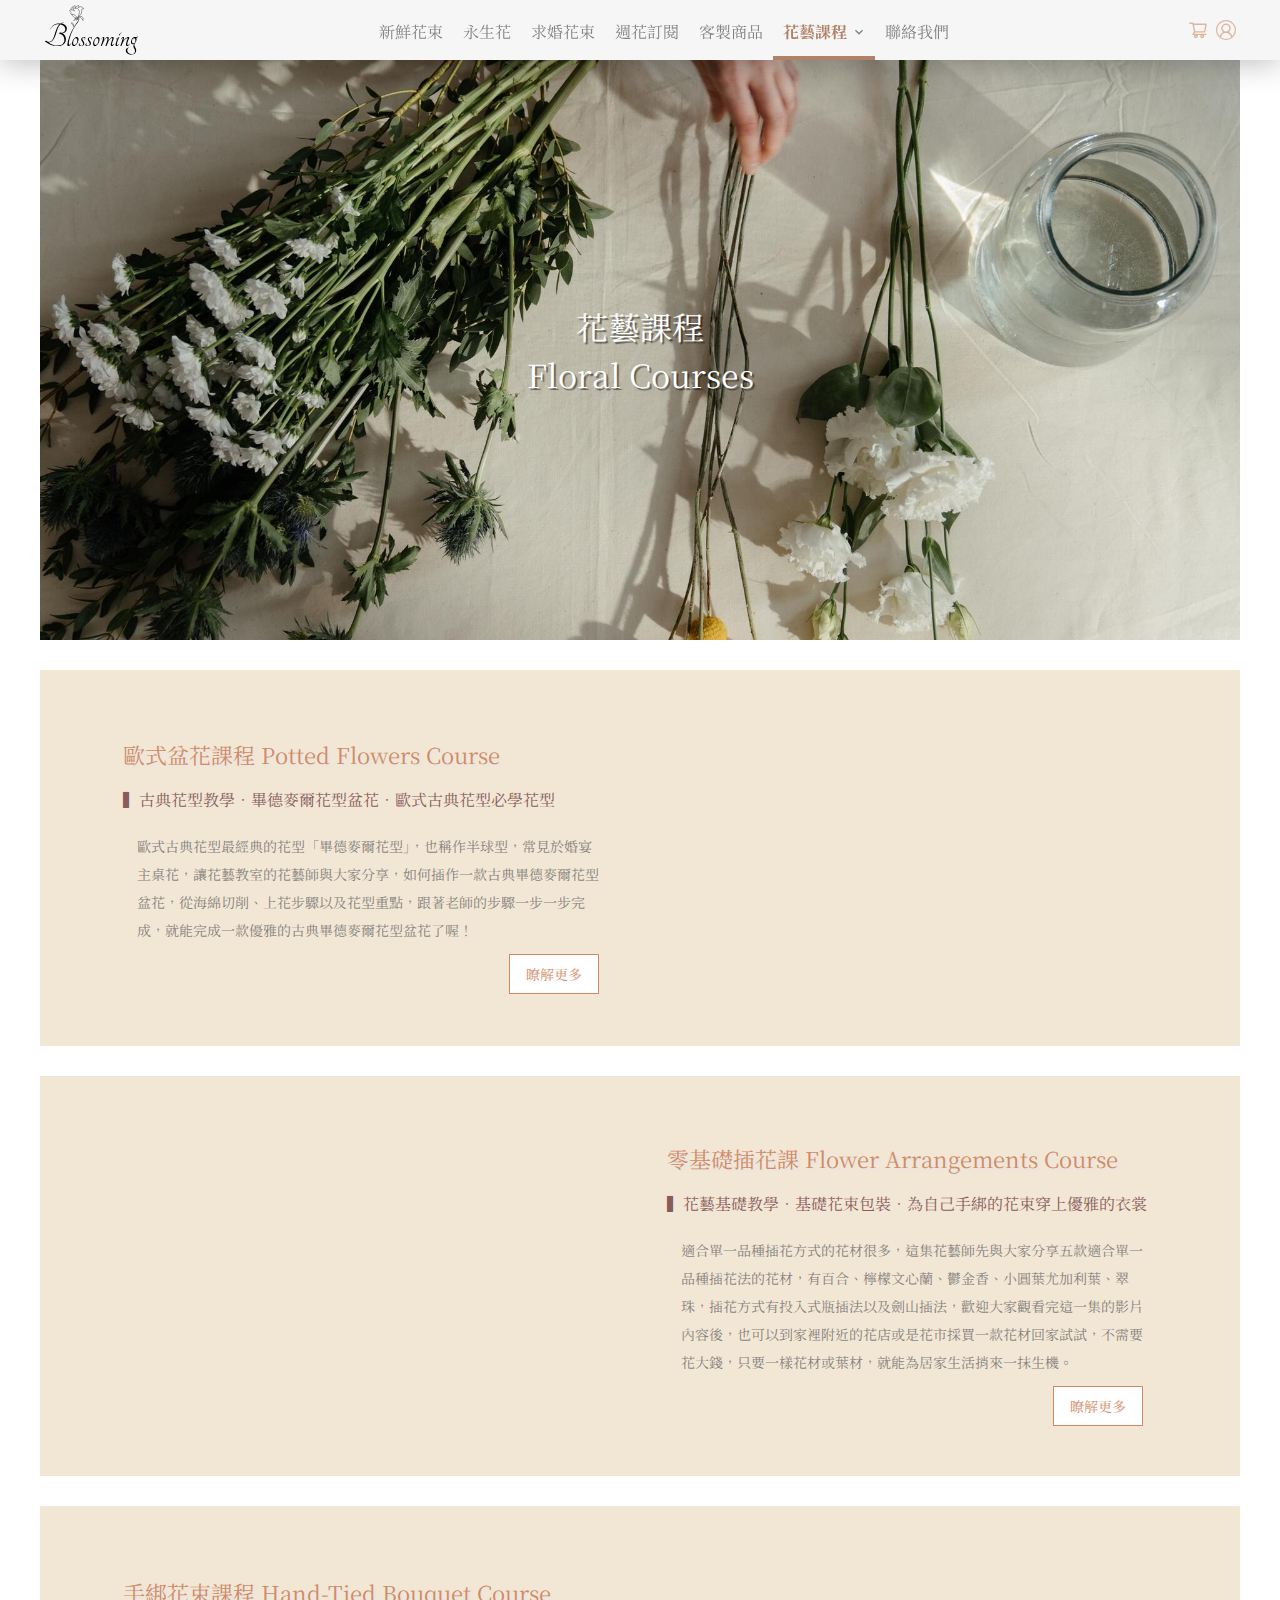
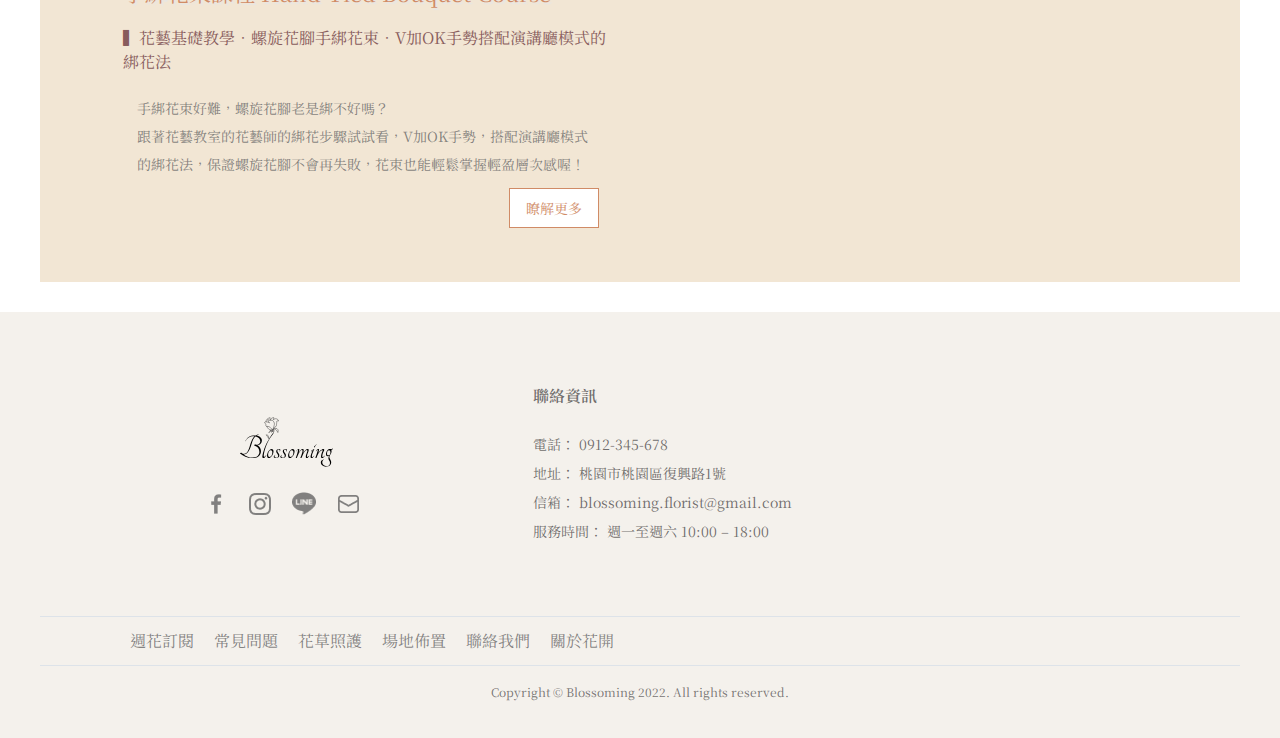
<file: floral-courses.html>
<!DOCTYPE html>
<html lang="en">
<head>
    <meta charset="UTF-8">
    <meta http-equiv="X-UA-Compatible" content="IE=edge">
    <meta name="viewport" content="width=device-width, initial-scale=1.0">
    <title>花藝課程</title>
    <link rel="icon" type="image/x-icon" href="./image/favicon/favicon.ico">
    <link rel="stylesheet" href="./css/reset.css">
    <link rel="stylesheet" href="./css/main.css">
    <link rel="stylesheet" href="./css/floral-courses.css">
    <link rel="preconnect" href="https://fonts.googleapis.com">
    <link rel="preconnect" href="https://fonts.gstatic.com" crossorigin>
    <link href="https://fonts.googleapis.com/css2?family=Noto+Serif+TC&display=swap" rel="stylesheet">
    <script src="./javascript/main.js"></script>
</head>
<body>
    <header>
        <nav class="main-nav-bar">
            <input type="checkbox" name="" id="menu-switch">
            <div class="main-nav-container">
                <a href="./index.html" class="logo-link">
                    <img class="logo" src="./image/icon/Logo A.svg" alt="">
                </a>
                <!-- 主導覽列 -->
                <div class="main-menu-container">
                    <ul class="main-menu-list">
                        <li class="main-menu-list-item">
                            <a class="main-menu-list-item-label" href="./products-fresh-bouquet.html">新鮮花束</a>
                        </li>
                        <li class="main-menu-list-item">
                            <a class="main-menu-list-item-label" href="">永生花</a>
                        </li>
                        <li class="main-menu-list-item">
                            <a class="main-menu-list-item-label" href="">求婚花束</a>
                        </li>
                        <li class="main-menu-list-item">
                            <a class="main-menu-list-item-label" href="./weekly-bouquet.html">週花訂閱</a>
                        </li>
                        <li class="main-menu-list-item">
                            <a class="main-menu-list-item-label" href="./customization.html">客製商品</a>
                        </li>
                        <li id="mainMenuDropdown" class="main-menu-list-item dropdown">
                            <a class="main-menu-list-item-label" href="javascript:void(0)">花藝課程
                                <img id="expandMore" class="expand-more" src="./image/icon/expand-more.svg" alt="">
                            </a>
                            <ul id="dropdownNav" class="dropdown_nav">
                                <li class="dropdown_nav_item"><a href="./floral-courses.html#basket">歐式盆花課程</a></li>
                                <li class="dropdown_nav_item"><a href="./floral-courses.html#arrangement">零基礎插花課</a></li>
                                <li class="dropdown_nav_item"><a href="./floral-courses.html#hand-tied">手綁花束課程</a></li>
                            </ul>
                        </li>                        
                        <li class="main-menu-list-item">
                            <a class="main-menu-list-item-label" href="contact-us.html">聯絡我們</a>
                        </li>
                    </ul>
                </div>
                <!-- 功能導覽列 -->
                <div class="action-menu">
                    <a href="#" class="action-menu cart">
                        <img class="icon" src="./image/icon/shopping-cart.svg" alt="">
                    </a>
                    <a href="" class="action-menu login">
                        <img class="icon" src="./image/icon/account.svg" alt=""></a>
                    </a>
                </div>
                <!-- 漢堡 -->
                <label for="menu-switch" class="HB">
                    <span></span>
                    <span></span>
                    <span></span>
                </label>
            </div>
        </nav>
    </header>
    <main>
        <section class="title">
            <div class="wrap">
                <div class="picContainer banner">
                    <img src="image/pic/course/banner_crop2.jpg" alt="">
                </div>
                <div class="title-txt">
                    <h2 class="title-txt-courses">花藝課程<br>Floral Courses</h2>
                </div>               
            </div>
        </section>
        <section>
            <div class="yt-area">
                <div class="ytContainer row" id="basket">
                    <div class="col">
                        <div class="description">
                            <h3><span>歐式盆花課程&nbsp;</span><span>Potted Flowers Course</span></h3>
                            <h4>▍古典花型教學．畢德麥爾花型盆花．歐式古典花型必學花型</h4>
                            <p>歐式古典花型最經典的花型「畢德麥爾花型」，也稱作半球型，常見於婚宴主桌花，讓花藝教室的花藝師與大家分享，如何插作一款古典畢德麥爾花型盆花，從海綿切削、上花步驟以及花型重點，跟著老師的步驟一步一步完成，就能完成一款優雅的古典畢德麥爾花型盆花了喔！</p>
                            <button class="learn-more">瞭解更多</button>
                        </div>
                    </div>
                    <div class="col">
                        <div class="yt">
                            <iframe width="560" height="315" src="https://www.youtube.com/embed/cHX3os8NKK0" title="YouTube video player" frameborder="0" allow="accelerometer; autoplay; clipboard-write; encrypted-media; gyroscope; picture-in-picture" allowfullscreen></iframe>
                        </div>
                    </div>
                </div>

                <div class="ytContainer row" id="arrangement">
                    <div class="col">
                        <div class="description">
                            <h3><span>零基礎插花課&nbsp;</span><span>Flower Arrangements Course</span></h3>
                            <h4>▍花藝基礎教學．基礎花束包裝．為自己手綁的花束穿上優雅的衣裳</h4>
                            <p>適合單一品種插花方式的花材很多，這集花藝師先與大家分享五款適合單一品種插花法的花材，有百合、檸檬文心蘭、鬱金香、小圓葉尤加利葉、翠珠，插花方式有投入式瓶插法以及劍山插法，歡迎大家觀看完這一集的影片內容後，也可以到家裡附近的花店或是花市採買一款花材回家試試，不需要花大錢，只要一樣花材或葉材，就能為居家生活捎來一抹生機。</p>
                            <button class="learn-more">瞭解更多</button>
                        </div>
                    </div>    
                    <div class="col">
                        <div class="yt">
                            <iframe width="560" height="315" src="https://www.youtube.com/embed/PFiN0OI3zT4" title="YouTube video player" frameborder="0" allow="accelerometer; autoplay; clipboard-write; encrypted-media; gyroscope; picture-in-picture" allowfullscreen></iframe>
                        </div>
                    </div>
                </div>

                <div class="ytContainer row" id="hand-tied">
                    <div class="col">
                        <div class="description">
                            <h3><span>手綁花束課程&nbsp;</span><span>Hand-Tied Bouquet Course</span></h3>
                            <h4>▍花藝基礎教學．螺旋花腳手綁花束．V加OK手勢搭配演講廳模式的綁花法</h4>
                            <p>手綁花束好難，螺旋花腳老是綁不好嗎？<br>跟著花藝教室的花藝師的綁花步驟試試看，V加OK手勢，搭配演講廳模式的綁花法，保證螺旋花腳不會再失敗，花束也能輕鬆掌握輕盈層次感喔！</p>
                            <button class="learn-more">瞭解更多</button>
                        </div>
                    </div>
                    <div class="col">
                        <div class="yt">
                            <iframe width="560" height="315" src="https://www.youtube.com/embed/L2f8AGcr6Pk" title="YouTube video player" frameborder="0" allow="accelerometer; autoplay; clipboard-write; encrypted-media; gyroscope; picture-in-picture" allowfullscreen></iframe>
                        </div>
                    </div>
                </div>


            </div>
        </section>
    </main>
    <footer>
        <div class="container">      
            <div class="main-footer">
                <div class="link">
                    <div class="logo">
                        <a href="index.html" class="logo-link">
                            <img class="logo" src="./image/icon/Logo A.svg" alt="">
                        </a>
                    </div>
                    <div class="icon-list">
                        <ul>
                            <li><a href=""><img src="./image/icon/facebook.png" alt=""></a></li>
                            <li><a href=""><img src="./image/icon/instagram.png" alt=""></a></li>
                            <li><a href=""><img src="./image/icon/line.png" alt=""></a></li>
                            <li><a href="mailto: blossoming.florist@gmail.com"><img src="./image/icon/mail.png" alt=""></a></li>
                        </ul>
                    </div>
                </div>
                <div class="contact-info">
                    <div class="contact-info-txt">
                        <h3>聯絡資訊</h3>
                        <ul>
                            <li>電話： 0912-345-678</li>
                            <li>地址： 桃園市桃園區復興路1號</li>
                            <li>信箱： blossoming.florist@gmail.com</li>
                            <li>服務時間： 週一至週六 10:00 – 18:00</li>
                        </ul>
                    </div>
                    <div class="contact-info-pic">
                        <iframe src="https://www.google.com/maps/embed?pb=!1m18!1m12!1m3!1d3040.9305472599526!2d121.31540364964494!3d24.990047816555563!2m3!1f0!2f0!3f0!3m2!1i1024!2i768!4f13.1!3m3!1m2!1s0x34681efa8b69e255%3A0x3c89fe39620994ca!2sNo.%201%2C%20Fuxing%20Rd%2C%20Taoyuan%20District%2C%20Taoyuan%20City%2C%20330!5e0!3m2!1sen!2stw!4v1658337321722!5m2!1sen!2stw" width="240" height="168" style="border:0;" allowfullscreen="" loading="lazy" referrerpolicy="no-referrer-when-downgrade"></iframe>
                    </div>
                </div>
            </div>
            <nav class="footer">
                <ul>
                    <li><a href="weekly-bouquet.html">週花訂閱</a></li>
                    <li><a href="">常見問題</a></li>
                    <li><a href="">花草照護</a></li>
                    <li><a href="">場地佈置</a></li>
                    <li><a href="contact-us.html">聯絡我們</a></li>
                    <li><a href="">關於花開</a></li>
                </ul>
            </nav>
            <div class="copyright">
                <p>Copyright © Blossoming 2022. All rights reserved.</p>
            </div>
        </div>
    </footer>
</body>

</html>
</file>
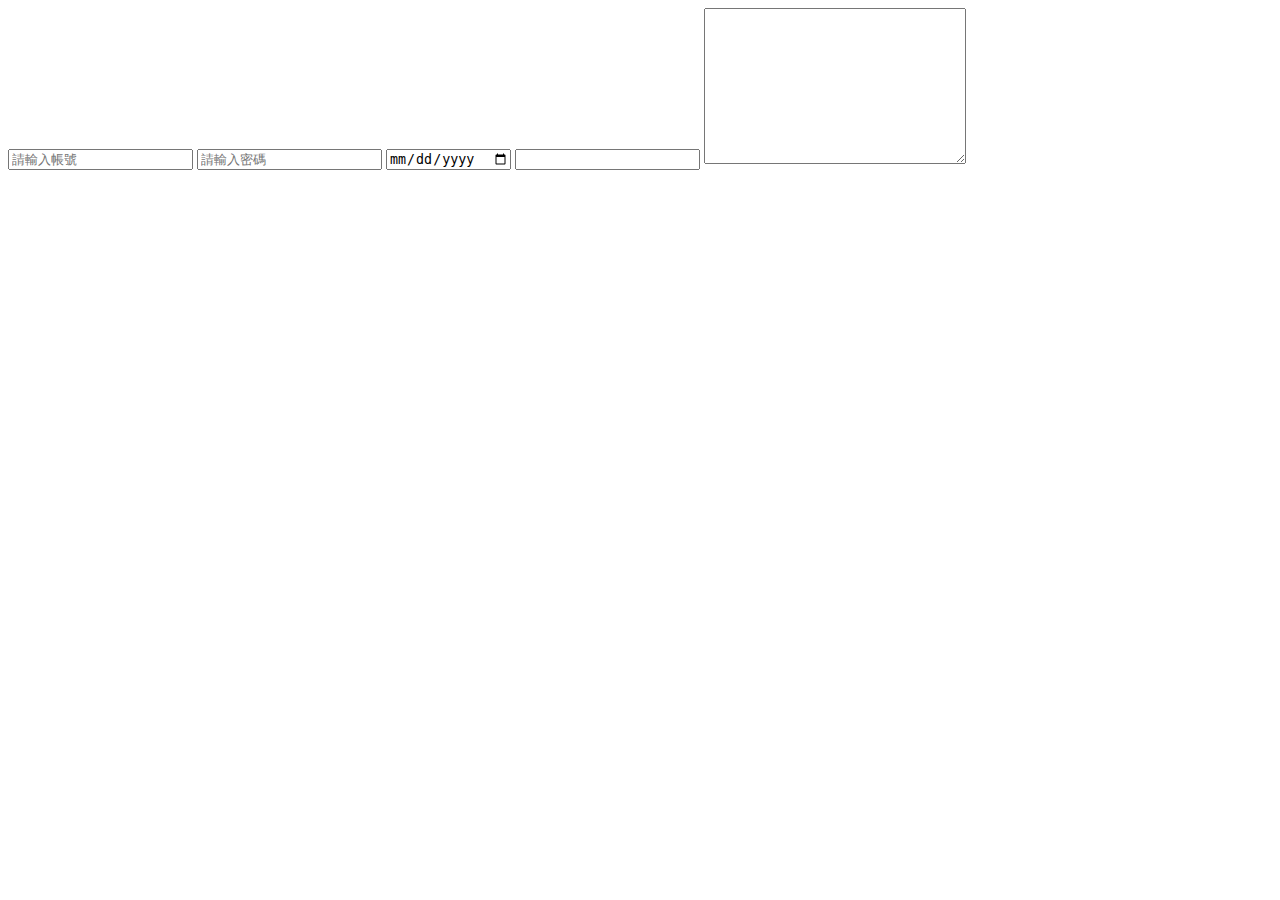
<file: form.html>
<!DOCTYPE html>
<html lang="en">
<head>
    <meta charset="UTF-8">
    <meta http-equiv="X-UA-Compatible" content="IE=edge">
    <meta name="viewport" content="width=device-width, initial-scale=1.0">
    <title>Document</title>
</head>
<body>
<input type="text" placeholder="請輸入帳號">    
<input type="password" placeholder="請輸入密碼">    
<input type="date" placeholder="">    
<input type="text" placeholder=""> 
<textarea name="" id="" cols="30" rows="10"></textarea>   
</body>
</html>
</file>
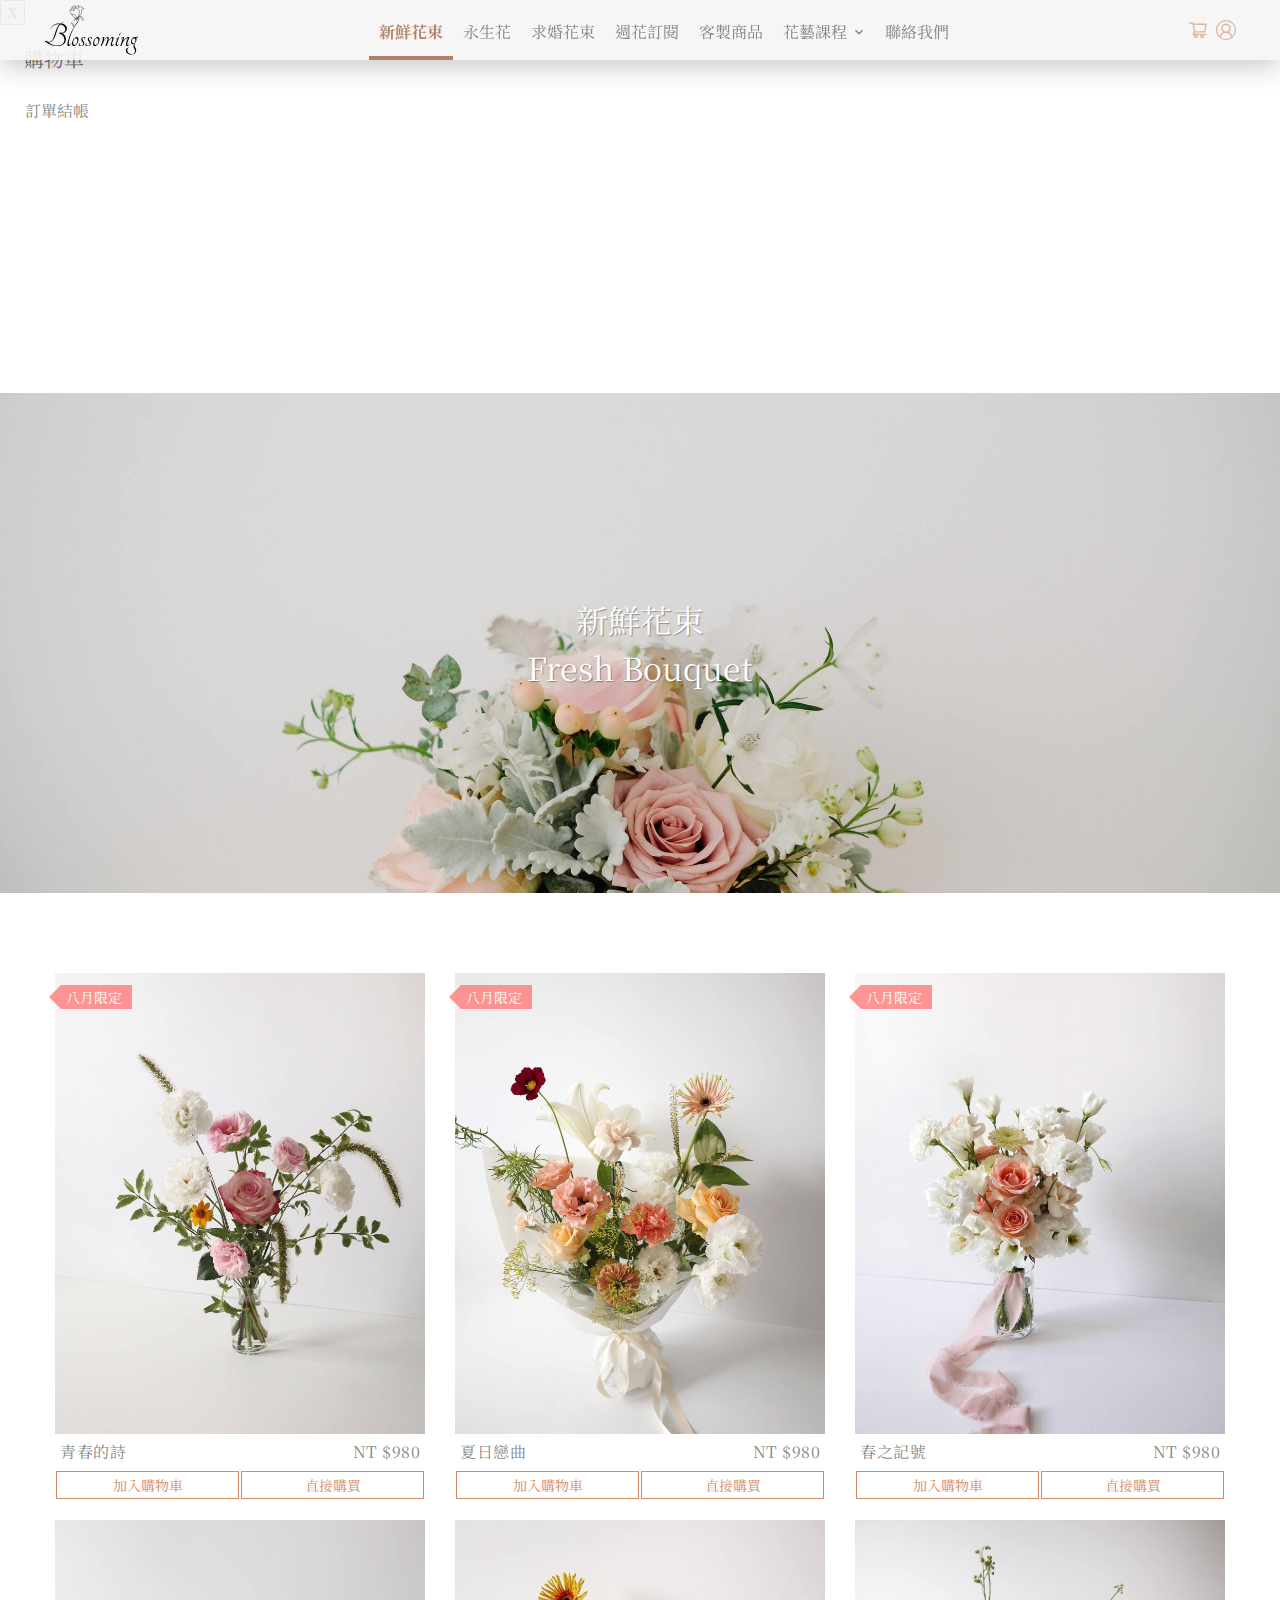
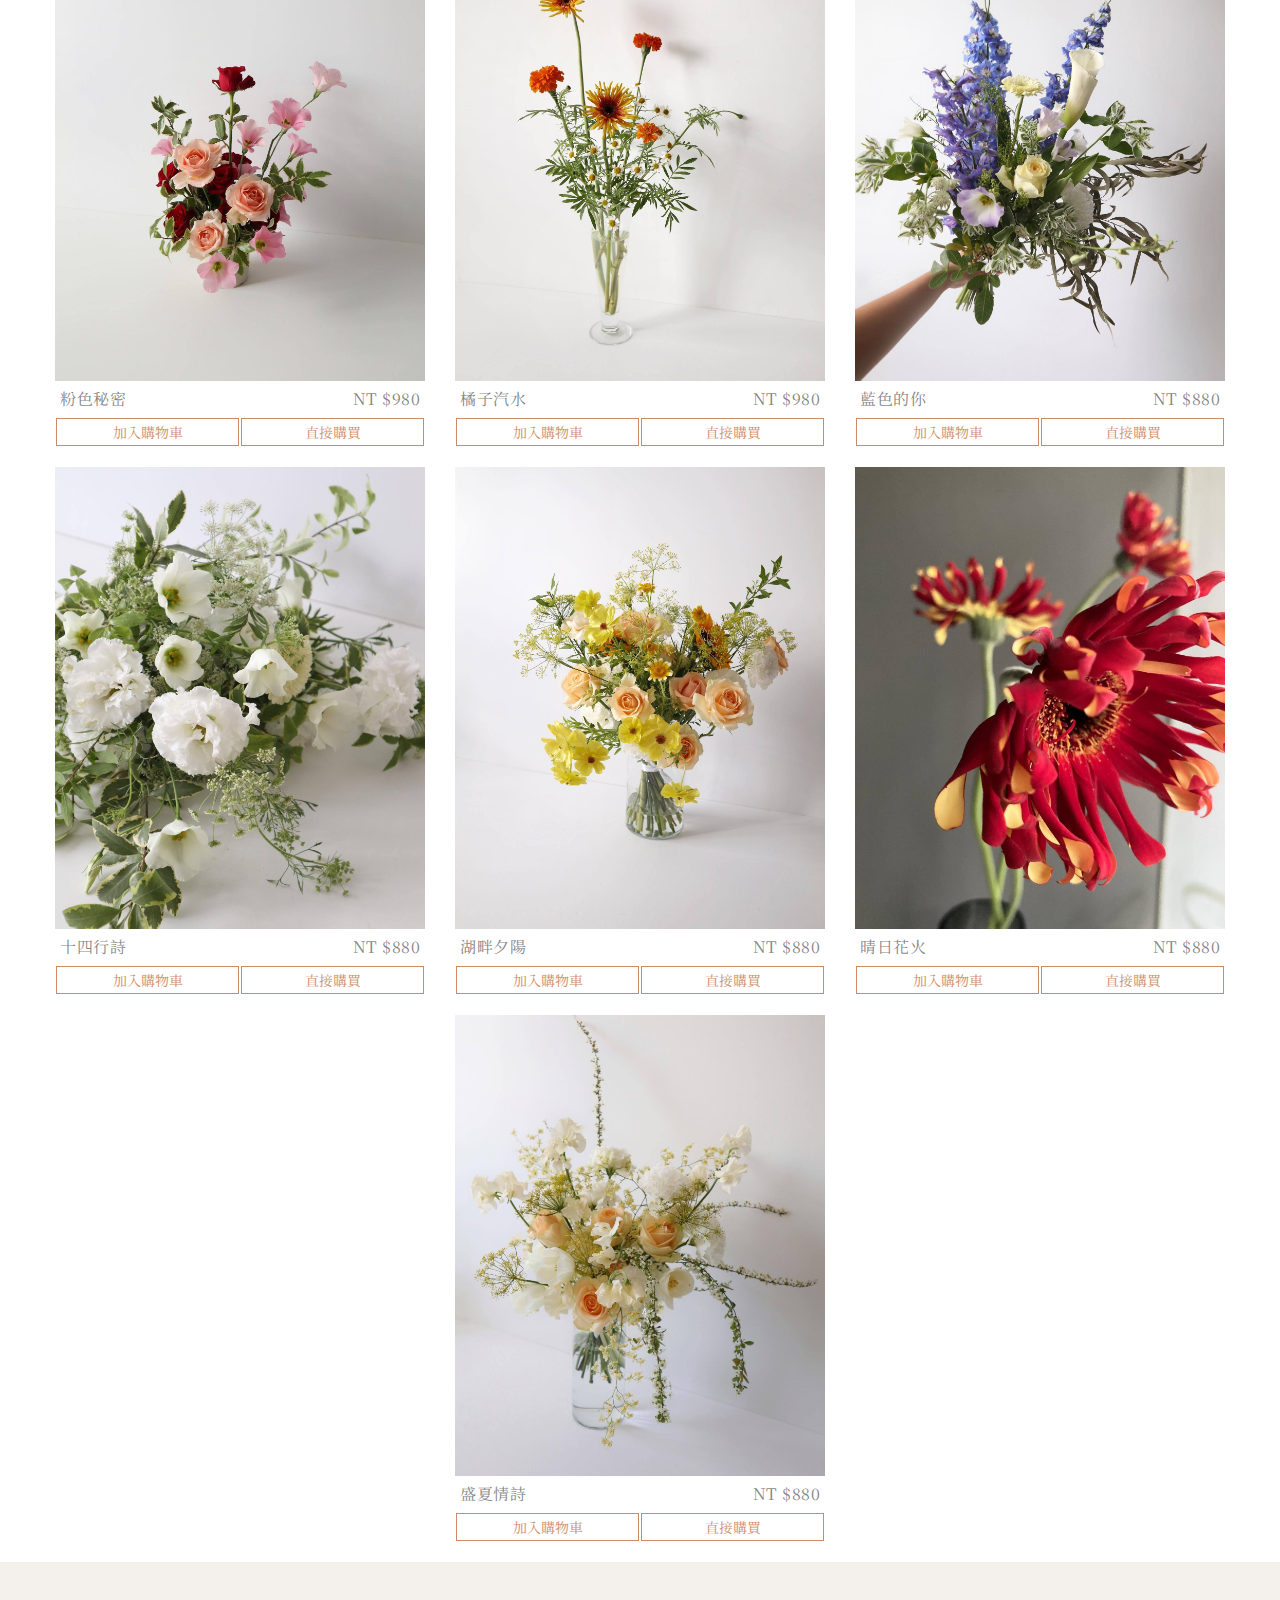
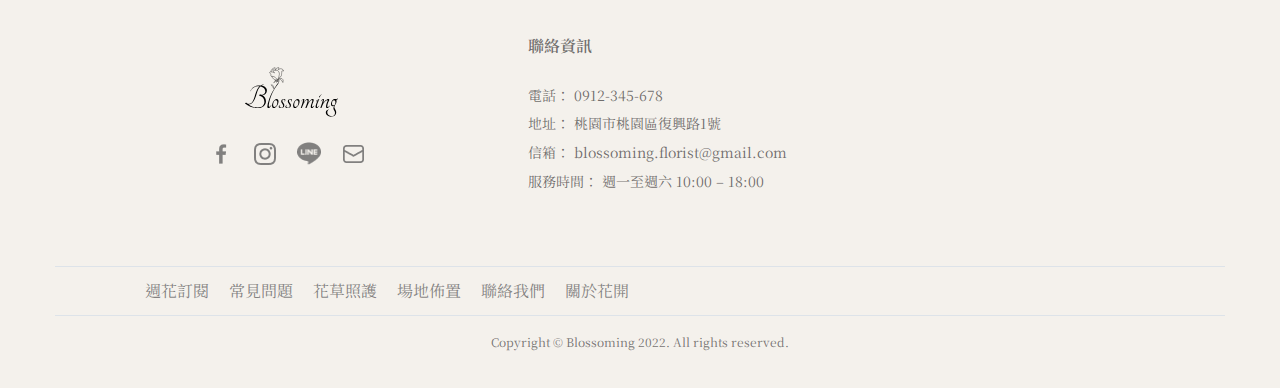
<file: products-fresh-bouquet.html>
<!DOCTYPE html>
<html lang="en">
<head>
    <meta charset="UTF-8">
    <meta http-equiv="X-UA-Compatible" content="IE=edge">
    <meta name="viewport" content="width=device-width, initial-scale=1.0">
    <title>新鮮花束</title>
    <link rel="icon" type="image/x-icon" href="./image/favicon/favicon.ico">
    <link rel="stylesheet" href="./css/reset.css">
    <link rel="stylesheet" href="./css/main.css">
    <link rel="stylesheet" href="./css/grid.css">
    <link rel="stylesheet" href="./css/products-frest-bouquet.css">
    <link rel="preconnect" href="https://fonts.googleapis.com">
    <link rel="preconnect" href="https://fonts.gstatic.com" crossorigin>
    <link href="https://fonts.googleapis.com/css2?family=Noto+Serif+TC&display=swap" rel="stylesheet">
    <script src="./javascript/jquery-3.6.0.min.js"></script>
    <script src="./javascript/add-to-cart.js"></script>
    <script src="./javascript/main.js"></script>
</head>
<body>
    <header>
        <nav class="main-nav-bar">
            <input type="checkbox" name="" id="menu-switch">
            <div class="main-nav-container">
                <a href="./index.html" class="logo-link">
                    <img class="logo" src="./image/icon/Logo A.svg" alt="">
                </a>
                <!-- 主導覽列 -->
                <div class="main-menu-container">
                    <ul class="main-menu-list">
                        <li class="main-menu-list-item">
                            <a class="main-menu-list-item-label" href="./products-fresh-bouquet.html">新鮮花束</a>
                        </li>
                        <li class="main-menu-list-item">
                            <a class="main-menu-list-item-label" href="">永生花</a>
                        </li>
                        <li class="main-menu-list-item">
                            <a class="main-menu-list-item-label" href="">求婚花束</a>
                        </li>
                        <li class="main-menu-list-item">
                            <a class="main-menu-list-item-label" href="./weekly-bouquet.html">週花訂閱</a>
                        </li>
                        <li class="main-menu-list-item">
                            <a class="main-menu-list-item-label" href="./customization.html">客製商品</a>
                        </li>
                        <li id="mainMenuDropdown" class="main-menu-list-item dropdown">
                            <a class="main-menu-list-item-label" href="javascript:void(0)">花藝課程
                                <img id="expandMore" class="expand-more" src="./image/icon/expand-more.svg" alt="">
                            </a>
                            <ul id="dropdownNav" class="dropdown_nav">
                                <li class="dropdown_nav_item"><a href="./floral-courses.html#basket">歐式盆花課程</a></li>
                                <li class="dropdown_nav_item"><a href="./floral-courses.html#arrangement">零基礎插花課</a></li>
                                <li class="dropdown_nav_item"><a href="./floral-courses.html#hand-tied">手綁花束課程</a></li>
                            </ul>
                        </li>                        
                        <li class="main-menu-list-item">
                            <a class="main-menu-list-item-label" href="contact-us.html">聯絡我們</a>
                        </li>
                    </ul>
                </div>
                <!-- 功能導覽列 -->
                <div class="action-menu">
                    <a href="#" class="action-menu cart">
                        <img class="icon" src="./image/icon/shopping-cart.svg" alt="">
                    </a>
                    <a href="" class="action-menu login">
                        <img class="icon" src="./image/icon/account.svg" alt=""></a>
                    </a>
                </div>
                <!-- 漢堡 -->
                <label for="menu-switch" class="HB">
                    <span></span>
                    <span></span>
                    <span></span>
                </label>
            </div>
        </nav>
    </header>
    <!-- ----------購物車panel---------- -->
    <div class="cart-panel" id="cartPanel">
        <button id="btnClosePanel" class="btnClosePanel" >X</button>
        <div class="cart-panel-title">購物車</div>
            <div id="newItem" class="newItem">
            </div>
        <div id="content" class="cart-panel-content" style="display: none;">	
            <nav>
                Item : <span id="itemCount">0</span> item(s)
            </nav>
            <nav>
                Subtotal : $ <span id="subtotal">0</span>
            </nav>
        </div>
        <div id="shopButton" class="cart-panel-shopButton">
            <span class="cartProcess"><a href="#">訂單結帳</a></span>
        </div>
        <div style="clear:both;"></div>
    </div>
    <main>
        <section class="title">
            <div class="title-txt">
                <h2>新鮮花束<br>Fresh Bouquet</h2>
            </div>
        </section>
        
        <section class="products">
            <div class="container">
                <div class="row row-cols-2 row-cols-md-2 row-cols-lg-3 row-cols-xl-4">
                    <div class="col">
                        <div class="card">
                            <a href="./fb01.html" class="card-link">
                                <div class="picContainer overlap-bottom">
                                    <img src="image/pic/products/fresh-bouquet/01-1.jpg">                    
                                </div>
                                <div class="picContainer overlap-top">
                                    <img src="image/pic/products/fresh-bouquet/01-2.jpg">
                                </div>
                                <div class="tag">八月限定</div>
                            </a>    
                            <div class="card-txt">
                                <p>青春的詩</p>
                                <p>NT $980</p>
                            </div>
                            <div class="btn">
                                <button id="A1001" class="add-to-cart">加入購物車
                                    <input type="hidden" value="01-2.jpg|青春的詩|980">
                                </button>
                                <button class="buy">直接購買</button>
                            </div>
                        </div>
                    </div>
                    <div class="col">
                        <div class="card">
                            <a href="./fb01.html" class="card-link">
                                <div class="picContainer overlap-bottom">
                                    <img src="image/pic/products/fresh-bouquet/02-1.jpg">
                                </div>
                                <div class="picContainer overlap-top">
                                    <img src="image/pic/products/fresh-bouquet/02-2.jpg">
                                </div>
                                <div class="tag">八月限定</div>
                            </a>    
                            <div class="card-txt">
                                <p>夏日戀曲</p>
                                <p>NT $980</p>
                            </div>
                            <div class="btn">
                                <button id="A1002" class="add-to-cart">加入購物車
                                    <input type="hidden" value="02-2.jpg|夏日戀曲|980">
                                </button>
                                <button class="buy">直接購買</button>
                            </div>   
                        </div>
                    </div>
                    <div class="col">
                        <div class="card">
                            <a href="./fb01.html" class="card-link">
                                <div class="picContainer overlap-bottom">
                                    <img src="image/pic/products/fresh-bouquet/03-1.jpg">
                                </div>
                                <div class="picContainer overlap-top">
                                    <img src="image/pic/products/fresh-bouquet/03-2.jpg">
                                </div>
                            </a>    
                            <div class="tag">八月限定</div>
                            <div class="card-txt">
                                <p>春之記號</p>
                                <p>NT $980</p>
                            </div>
                            <div class="btn">
                                <button id="A1003" class="add-to-cart">加入購物車
                                    <input type="hidden" value="03-2.jpg|春之記號|980">
                                </button>
                                <button class="buy">直接購買</button>
                            </div>   
                        </div>
                    </div>
                    <div class="col">
                        <div class="card">
                            <a href="./fb01.html" class="card-link">
                                <div class="picContainer overlap-bottom">
                                    <img src="image/pic/products/fresh-bouquet/04-1.jpg">
                                </div>
                                <div class="picContainer overlap-top">
                                    <img src="image/pic/products/fresh-bouquet/04-2.jpg">
                                </div>
                            </a>    
                            <div class="card-txt">
                                <p>粉色秘密</p>
                                <p>NT $980</p>
                            </div>
                            <div class="btn">
                                <button id="A1004" class="add-to-cart">加入購物車
                                    <input type="hidden" value="04-2.jpg|粉色秘密|980">
                                </button>
                                <button class="buy">直接購買</button>
                            </div>   
                        </div>
                    </div>
                    <div class="col">
                        <div class="card">
                            <a href="./fb01.html" class="card-link">
                                <div class="picContainer overlap-bottom">
                                    <img src="image/pic/products/fresh-bouquet/05-1.jpg">
                                </div>
                                <div class="picContainer overlap-top">
                                    <img src="image/pic/products/fresh-bouquet/05-2.jpg">
                                </div>
                            </a>
                            <div class="card-txt">
                                <p>橘子汽水</p>
                                <p>NT $980</p>
                            </div>
                            <div class="btn">
                                <button id="A1005" class="add-to-cart">加入購物車
                                    <input type="hidden" value="05-2.jpg|橘子汽水|980">
                                </button>
                                <button class="buy">直接購買</button>
                            </div>
                        </div>
                    </div>
                    <div class="col">
                        <div class="card">
                            <a href="./fb01.html" class="card-link">
                                <div class="picContainer overlap-bottom">
                                    <img src="image/pic/products/fresh-bouquet/06-1.jpg">
                                </div>
                                <div class="picContainer overlap-top">
                                    <img src="image/pic/products/fresh-bouquet/06-2.jpg">
                                </div>
                            </a>
                            <div class="card-txt">
                                <p>藍色的你</p>
                                <p>NT $880</p>
                            </div>
                            <div class="btn">
                                <button id="A1006" class="add-to-cart">加入購物車
                                    <input type="hidden" value="06-2.jpg|藍色的你|880">
                                </button>
                                <button class="buy">直接購買</button>
                            </div>   
                        </div>
                    </div>
                    <div class="col">
                        <div class="card">
                            <a href="./fb01.html" class="card-link">
                                <div class="picContainer overlap-bottom">
                                    <img src="image/pic/products/fresh-bouquet/07-1.jpg">
                                </div>
                                <div class="picContainer overlap-top">
                                    <img src="image/pic/products/fresh-bouquet/07-2.jpg">
                                </div>
                            </a>
                            <div class="card-txt">
                                <p>十四行詩</p>
                                <p>NT $880</p>
                            </div>
                            <div class="btn">
                                <button id="A1007" class="add-to-cart">加入購物車
                                    <input type="hidden" value="07-2.jpg|十四行詩|880">
                                </button>
                                <button class="buy">直接購買</button>
                            </div>   
                        </div>
                    </div>
                    <div class="col">
                        <div class="card">
                            <a href="./fb01.html" class="card-link">
                                <div class="picContainer overlap-bottom">
                                    <img src="image/pic/products/fresh-bouquet/08-1.jpg">
                                </div>
                                <div class="picContainer overlap-top">
                                    <img src="image/pic/products/fresh-bouquet/08-2.jpg">
                                </div>
                            </a>
                            <div class="card-txt">
                                <p>湖畔夕陽</p>
                                <p>NT $880</p>
                            </div>
                            <div class="btn">
                                <button id="A1008" class="add-to-cart">加入購物車
                                    <input type="hidden" value="08-2.jpg|湖畔夕陽|880">
                                </button>
                                <button class="buy">直接購買</button>
                            </div>   
                        </div>
                    </div>
                    <div class="col">
                        <div class="card">
                            <a href="./fb01.html" class="card-link">
                                <div class="picContainer overlap-bottom">
                                    <img src="image/pic/products/fresh-bouquet/09-1.jpg">
                                </div>
                                <div class="picContainer overlap-top">
                                    <img src="image/pic/products/fresh-bouquet/09-2.jpg">
                                </div>
                            </a>
                            <div class="card-txt">
                                <p>晴日花火</p>
                                <p>NT $880</p>
                            </div>
                            <div class="btn">
                                <button id="A1009" class="add-to-cart">加入購物車
                                    <input type="hidden" value="09-2.jpg|晴日花火|880">
                                </button>
                                <button class="buy">直接購買</button>
                            </div>   
                        </div>
                    </div>
                    <div class="col">
                        <div class="card">
                            <a href="./fb01.html" class="card-link">
                                <div class="picContainer overlap-bottom">
                                    <img src="image/pic/products/fresh-bouquet/10-1.jpg">
                                </div>
                                <div class="picContainer overlap-top">
                                    <img src="image/pic/products/fresh-bouquet/10-2.jpg">
                                </div>
                            </a>
                            <div class="card-txt">
                                <p>盛夏情詩</p>
                                <p>NT $880</p>
                            </div>
                            <div class="btn">
                                <button id="A1010" class="add-to-cart">加入購物車
                                    <input type="hidden" value="10-2.jpg|盛夏情詩|880">
                                </button>
                                <button class="buy">直接購買</button>
                            </div>   
                        </div>
                    </div>
                </div>
            </div>
        </section>
    </main> 
    <footer>
        <div class="container">      
            <div class="main-footer">
                <div class="link">
                    <div class="logo">
                        <a href="index.html" class="logo-link">
                            <img class="logo" src="./image/icon/Logo A.svg" alt="">
                        </a>
                    </div>
                    <div class="icon-list">
                        <ul>
                            <li><a href=""><img src="./image/icon/facebook.png" alt=""></a></li>
                            <li><a href=""><img src="./image/icon/instagram.png" alt=""></a></li>
                            <li><a href=""><img src="./image/icon/line.png" alt=""></a></li>
                            <li><a href="mailto: blossoming.florist@gmail.com"><img src="./image/icon/mail.png" alt=""></a></li>
                        </ul>
                    </div>
                </div>
                <div class="contact-info">
                    <div class="contact-info-txt">
                        <h3>聯絡資訊</h3>
                        <ul>
                            <li>電話： 0912-345-678</li>
                            <li>地址： 桃園市桃園區復興路1號</li>
                            <li>信箱： blossoming.florist@gmail.com</li>
                            <li>服務時間： 週一至週六 10:00 – 18:00</li>
                        </ul>
                    </div>
                    <div class="contact-info-pic">
                        <iframe src="https://www.google.com/maps/embed?pb=!1m18!1m12!1m3!1d3040.9305472599526!2d121.31540364964494!3d24.990047816555563!2m3!1f0!2f0!3f0!3m2!1i1024!2i768!4f13.1!3m3!1m2!1s0x34681efa8b69e255%3A0x3c89fe39620994ca!2sNo.%201%2C%20Fuxing%20Rd%2C%20Taoyuan%20District%2C%20Taoyuan%20City%2C%20330!5e0!3m2!1sen!2stw!4v1658337321722!5m2!1sen!2stw" width="240" height="168" style="border:0;" allowfullscreen="" loading="lazy" referrerpolicy="no-referrer-when-downgrade"></iframe>
                    </div>
                </div>
            </div>
            <nav class="footer">
                <ul>
                    <li><a href="weekly-bouquet.html">週花訂閱</a></li>
                    <li><a href="">常見問題</a></li>
                    <li><a href="">花草照護</a></li>
                    <li><a href="">場地佈置</a></li>
                    <li><a href="contact-us.html">聯絡我們</a></li>
                    <li><a href="">關於花開</a></li>
                </ul>
            </nav>
            <div class="copyright">
                <p>Copyright © Blossoming 2022. All rights reserved.</p>
            </div>
        </div>
    </footer>
</body>
</html>
</file>
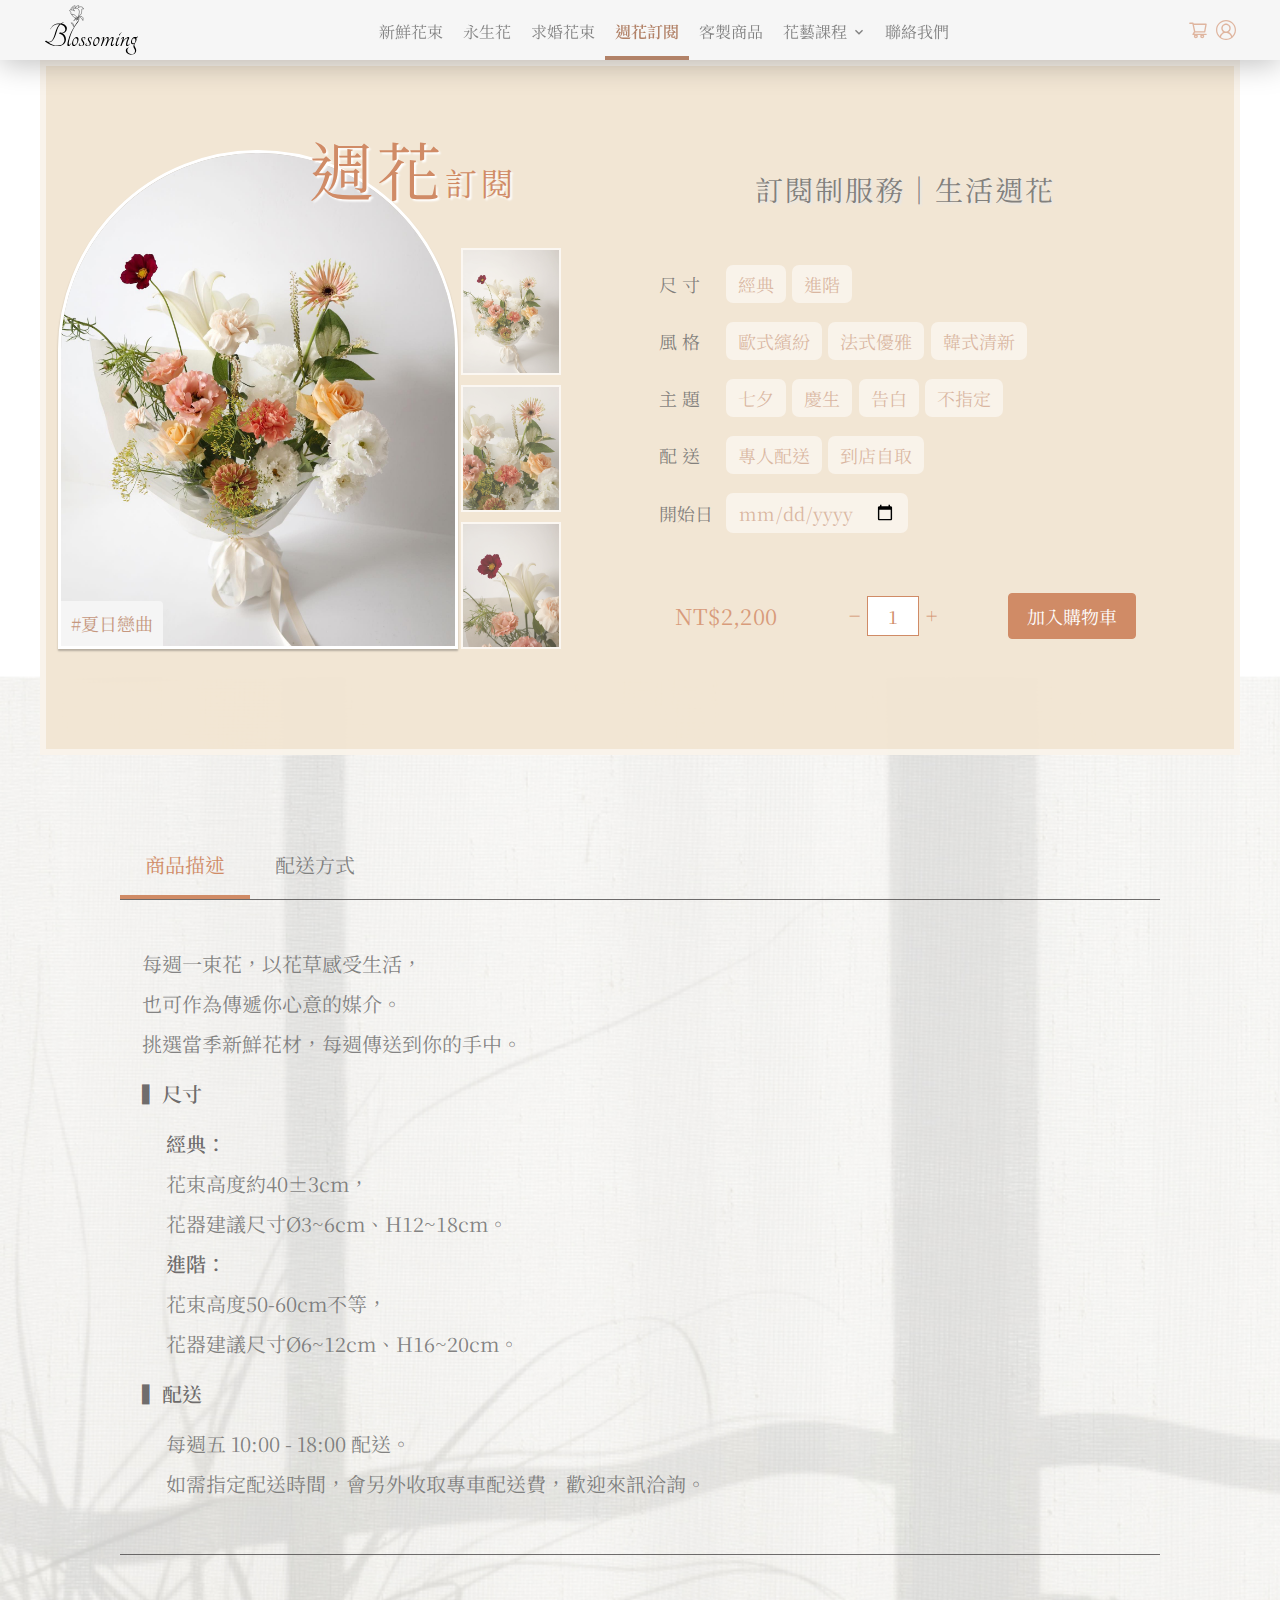
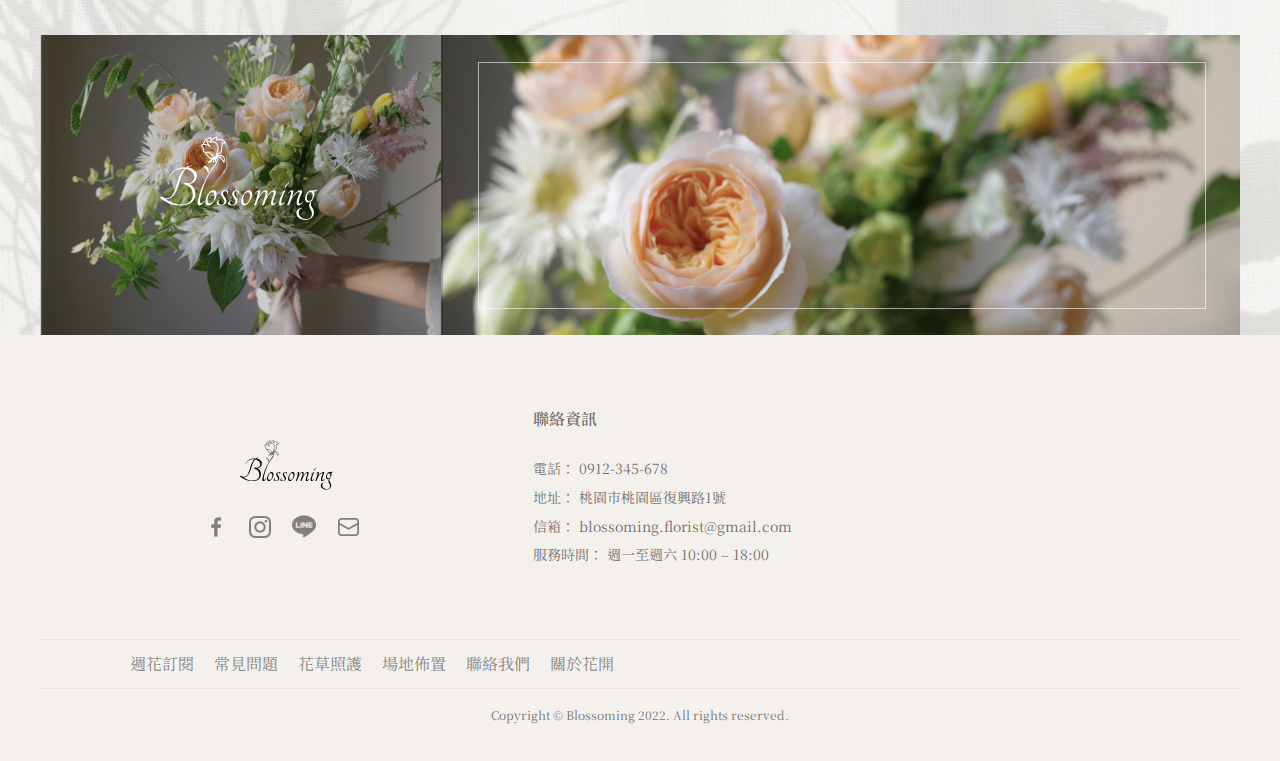
<file: weekly-bouquet.html>
<!DOCTYPE html>
<html lang="en">
<head>
    <meta charset="UTF-8">
    <meta http-equiv="X-UA-Compatible" content="IE=edge">
    <meta name="viewport" content="width=device-width, initial-scale=1.0">
    <title>週花訂閱</title>
    <link rel="icon" type="image/x-icon" href="./image/favicon/favicon.ico">
    <link rel="stylesheet" href="./css/reset.css">
    <link rel="stylesheet" href="./css/main.css">
    <link rel="stylesheet" href="./css/weekly-bouquet.css">
    <!-- <link rel="stylesheet" href="./css/slider.css"> -->
    <link rel="preconnect" href="https://fonts.googleapis.com">
    <link rel="preconnect" href="https://fonts.gstatic.com" crossorigin>
    <link href="https://fonts.googleapis.com/css2?family=Noto+Serif+TC&display=swap" rel="stylesheet">
    <script src="./javascript/jquery-3.6.0.min.js"></script>
    <script src="./javascript/weekly-bouquet.js"></script>
    <script src="./javascript/main.js"></script>

</head>
<body>
    <header>
        <nav class="main-nav-bar">
            <input type="checkbox" name="" id="menu-switch">
            <div class="main-nav-container">
                <a href="./index.html" class="logo-link">
                    <img class="logo" src="./image/icon/Logo A.svg" alt="">
                </a>
                <!-- 主導覽列 -->
                <div class="main-menu-container">
                    <ul class="main-menu-list">
                        <li class="main-menu-list-item">
                            <a class="main-menu-list-item-label" href="./products-fresh-bouquet.html">新鮮花束</a>
                        </li>
                        <li class="main-menu-list-item">
                            <a class="main-menu-list-item-label" href="">永生花</a>
                        </li>
                        <li class="main-menu-list-item">
                            <a class="main-menu-list-item-label" href="">求婚花束</a>
                        </li>
                        <li class="main-menu-list-item">
                            <a class="main-menu-list-item-label" href="./weekly-bouquet.html">週花訂閱</a>
                        </li>
                        <li class="main-menu-list-item">
                            <a class="main-menu-list-item-label" href="./customization.html">客製商品</a>
                        </li>
                        <li id="mainMenuDropdown" class="main-menu-list-item dropdown">
                            <a class="main-menu-list-item-label" href="javascript:void(0)">花藝課程
                                <img id="expandMore" class="expand-more" src="./image/icon/expand-more.svg" alt="">
                            </a>
                            <ul id="dropdownNav" class="dropdown_nav">
                                <li class="dropdown_nav_item"><a href="./floral-courses.html#basket">歐式盆花課程</a></li>
                                <li class="dropdown_nav_item"><a href="./floral-courses.html#arrangement">零基礎插花課</a></li>
                                <li class="dropdown_nav_item"><a href="./floral-courses.html#hand-tied">手綁花束課程</a></li>
                            </ul>
                        </li>                        
                        <li class="main-menu-list-item">
                            <a class="main-menu-list-item-label" href="contact-us.html">聯絡我們</a>
                        </li>
                    </ul>
                </div>
                <!-- 功能導覽列 -->
                <div class="action-menu">
                    <a href="#" class="action-menu cart">
                        <img class="icon" src="./image/icon/shopping-cart.svg" alt="">
                    </a>
                    <a href="" class="action-menu login">
                        <img class="icon" src="./image/icon/account.svg" alt=""></a>
                    </a>
                </div>
                <!-- 漢堡 -->
                <label for="menu-switch" class="HB">
                    <span></span>
                    <span></span>
                    <span></span>
                </label>
            </div>
        </nav>
    </header>
    <main>
        <section class="canvas">
            <div class="wrap main">
                <div class="canvas-bg">
                    <div class="content">                  
                        <div class="title-n-pic">
                            <h2 class="title-CH">週花<span>訂閱</span></h2>
                            <div class="pic-area">
                                <div class="picContainer large">
                                    <img id="large" src="./image/pic/weekly-bouquet/container-large.jpg" alt="">
                                    <div class="nametag">#夏日戀曲</div>
                                </div>
                                <div class="view">
                                    <div class="group-small">
                                        <div class="picContainer small">
                                            <img class="small" src="./image/pic/weekly-bouquet/container-large.jpg" alt="">
                                        </div>
                                        <div class="picContainer small">
                                            <img class="small" src="./image/pic/weekly-bouquet/container-small1.jpg" alt="">
                                        </div>
                                        <div class="picContainer small">
                                            <img class="small" src="./image/pic/weekly-bouquet/container-small2.jpg" alt="">
                                        </div>
                                    </div>
                                </div>
                                
                            </div>
                        </div>
                        <div class="windows-n-form">
                            <form class="form" id="weeklyForm">
                                <h3 class="subtitle">訂閱制服務｜生活週花</h3>
                                <div class="option-list">
                                    <div class="option-list-item">
                                        <p>尺 寸</p>
                                        <button type="button" class="btn" data-option="size" data-value="經典">經典</button>
                                        <button type="button" class="btn" data-option="size" data-value="進階">進階</button>
                                    </div>
                                    <div class="option-list-item">
                                        <p>風 格</p>
                                        <button type="button" class="btn" data-option="style" data-value="歐式繽紛">歐式繽紛</button>
                                        <button type="button" class="btn" data-option="style" data-value="法式優雅">法式優雅</button>
                                        <button type="button" class="btn" data-option="style" data-value="韓式清新">韓式清新</button>
                                    </div>
                                    <div class="option-list-item">
                                        <p>主 題</p>
                                        <button type="button" class="btn" data-option="theme" data-value="七夕">七夕</button>
                                        <button type="button" class="btn" data-option="theme" data-value="慶生">慶生</button>
                                        <button type="button" class="btn" data-option="theme" data-value="告白">告白</button>
                                        <button type="button" class="btn" data-option="theme" data-value="不指定">不指定</button>
                                    </div>
                                    <div class="option-list-item">
                                        <p>配 送</p>
                                        <button type="button" class="btn" data-option="delivery" data-value="專人配送">專人配送</button>
                                        <button type="button" class="btn" data-option="delivery" data-value="到店自取">到店自取</button>
                                    </div>
                                    <div class="option-list-item">
                                        <p>開始日</p>
                                        <input type="date" name="" id="startDate" min="2022-W33" data-option="startDate">
                                    </div>
                                </div>
                                <div class="form-foot">
                                    <p class="price">NT$2,200</p>
                                    <div class="amount">
                                        <button type="button" class="number btnMinus">－</button>
                                        <input type="text" class="fill-amount" min="1" value="1" data-option="amount">
                                        <button type="button" class="number btnPlus">＋</button>
                                    </div>
                                    <button type="button" id="submit" class="submit add-to-cart">加入購物車</button>
                                </div>
                            </form>
                        </div>
                    </div>    
                </div>
            </div>
        </section>
        <section class="txt">
            <div class="wrap">
                <div class="tab-list">
                    <div class="item description"><a href="">商品描述</a></div>
                    <div class="item delivery"><a href="">配送方式</a></div>
                </div>
                <div class="details">
                    <div class="details-txt">
                        <p>每週一束花，以花草感受生活，<br>
                        也可作為傳遞你心意的媒介。<br>
                        挑選當季新鮮花材，每週傳送到你的手中。</p>
                        <h4>▍尺寸</h4>
                        <div class="details-size">
                            <h5>經典：</h5>
                            <p>花束高度約40±3cm，<br>花器建議尺寸Ø3~6cm、H12~18cm。</p>
                            <h5> 進階：</h5>
                            <p>花束高度50-60cm不等，<br>花器建議尺寸Ø6~12cm、H16~20cm。</p>
                        </div>
                        <h4>▍配送</h4>
                        <div class="details-delivery">
                            <p>每週五 10:00 - 18:00 配送。<br>
                            如需指定配送時間，會另外收取專車配送費，歡迎來訊洽詢。</p>
                        </div>
                        
                    </div>
                </div>
            </div>
            <div class="banner">
                <div class="picContainer banner">
                    <img src="./image/pic/weekly-bouquet/banner.jpg" alt="">
                </div>
            </div>
        </section>
    </main>
    <footer>
        <div class="container">      
            <div class="main-footer">
                <div class="link">
                    <div class="logo">
                        <a href="index.html" class="logo-link">
                            <img class="logo" src="./image/icon/Logo A.svg" alt="">
                        </a>
                    </div>
                    <div class="icon-list">
                        <ul>
                            <li><a href=""><img src="./image/icon/facebook.png" alt=""></a></li>
                            <li><a href=""><img src="./image/icon/instagram.png" alt=""></a></li>
                            <li><a href=""><img src="./image/icon/line.png" alt=""></a></li>
                            <li><a href="mailto: blossoming.florist@gmail.com"><img src="./image/icon/mail.png" alt=""></a></li>
                        </ul>
                    </div>
                </div>
                <div class="contact-info">
                    <div class="contact-info-txt">
                        <h3>聯絡資訊</h3>
                        <ul>
                            <li>電話： 0912-345-678</li>
                            <li>地址： 桃園市桃園區復興路1號</li>
                            <li>信箱： blossoming.florist@gmail.com</li>
                            <li>服務時間： 週一至週六 10:00 – 18:00</li>
                        </ul>
                    </div>
                    <div class="contact-info-pic">
                        <iframe src="https://www.google.com/maps/embed?pb=!1m18!1m12!1m3!1d3040.9305472599526!2d121.31540364964494!3d24.990047816555563!2m3!1f0!2f0!3f0!3m2!1i1024!2i768!4f13.1!3m3!1m2!1s0x34681efa8b69e255%3A0x3c89fe39620994ca!2sNo.%201%2C%20Fuxing%20Rd%2C%20Taoyuan%20District%2C%20Taoyuan%20City%2C%20330!5e0!3m2!1sen!2stw!4v1658337321722!5m2!1sen!2stw" width="240" height="168" style="border:0;" allowfullscreen="" loading="lazy" referrerpolicy="no-referrer-when-downgrade"></iframe>
                    </div>
                </div>
            </div>
            <nav class="footer">
                <ul>
                    <li><a href="weekly-bouquet.html">週花訂閱</a></li>
                    <li><a href="">常見問題</a></li>
                    <li><a href="">花草照護</a></li>
                    <li><a href="">場地佈置</a></li>
                    <li><a href="contact-us.html">聯絡我們</a></li>
                    <li><a href="">關於花開</a></li>
                </ul>
            </nav>
            <div class="copyright">
                <p>Copyright © Blossoming 2022. All rights reserved.</p>
            </div>
        </div>
    </footer>
</body>
</html>
</file>
<file: css/main.css>
:root, *, a{
    font-family: 'Noto Serif TC', serif;
    font-style: normal;
    font-weight: 400;
}
/* *{
    font-family: 'Noto Serif TC', serif;
    font-style: normal;
    font-weight: 400;
} */
body{
    --main-color: #D08B66;
    --second-color: #D89B7B;
    --brown: rgba(132, 82, 55, 0.83);
    --title: rgba(82, 79, 79, 0.83);
    --text: rgba(100, 100, 100, 0.8);
    --rice: rgba(241, 229, 210, 0.95);
    --rice-n-grey: rgba(226, 216, 201, 0.95);
    --grey: #968C83;
}
a{
    text-decoration: none;
    color: var(--text);
}
/* --------------------------------------NAV start----------- */

nav.main-nav-bar{
    position: fixed;
    top: 0;
    z-index: 2;
    width: 100%;
    padding: 0px 10px;
    box-sizing: border-box;
    background-color: rgba(245, 245, 245, 0.9);
    box-shadow: 0px 4px 30px rgba(0, 0, 0, 0.25);
}
.main-nav-container{
    max-width: 1200px;
    width: 100%;
    display: flex;
    align-items: center;
    justify-content: space-between;
    margin: auto;
    box-sizing: border-box;
}
#menu-switch{
    display: none;
}
img.logo {
    max-width: 200px;
    max-height: 50px;
    vertical-align: top;
    margin: 5px;
}
/* a.logo-link:active{
    transform: scale(0.9,0.9);
} */
/* ---主選單main menu---------- */

li.main-menu-list-item a{
    display: block;
    padding: 20px 10px 16px 10px;
    /* margin: 4px 0px 0px 0px; */
    border-top: 4px solid transparent;
    border-bottom: 4px solid transparent;
}
li.main-menu-list-item a:hover{
    color: var(--second-color);
    /* border-bottom: 4px solid var(--second-color); */
}
li.main-menu-list-item a:active{
    /* transform: scale(0.9, 0.9); */
    border-bottom: none;
}
/* ------hover下拉選單--------- */
li.main-menu-list-item.dropdown{
    position: relative;
}
li.main-menu-list-item.dropdown ul{
    display: none;
    visibility: hidden;
    opacity: 0 ;
    border: 1px solid rgba(0, 0, 0, 0.15);
    background-color: rgba(255, 255, 255, 0.85);
}
li.dropdown_nav_item a{
    display: block;
    margin: 0px;
    padding: 18px 10px 14px 24px;
    border-bottom: 4px solid rgba(245, 245, 245, 0.9);
}
/* main.js toggle新增class: DB */
li.main-menu-list-item.dropdown ul.DB{
    display: block;
    visibility: visible;
    opacity: 1; 
    transition: opacity 0.6s ease-in-out;
}

li.main-menu-list-item.dropdown img.expand-more{
    transition: transform 0.3s ease-out;
}
/* main.js toggle新增class: arrow-up */
li.main-menu-list-item.dropdown img.expand-more.arrow-up{
    transform: translateX(2px) translateY(2px) rotate(-180deg);
    transition: transform 0.3s ease-out;

}

/* ---次選單action menu---------- */
a.action-menu{
    padding: 0 4px;
    width: 20px;
}
/* a.action-menu:active{
    transform: scale(0.9,0.9);
} */
img.icon{
    vertical-align: top;
    width: 100%;
}
/* --------------------------------------NAV end---------------- */

/* --------------------------------------FOOTER start----------- */
footer{
    width: 100%;
    background: rgba(241, 237, 230, 0.76);
    margin: 0 auto;
    font-family: 'Noto Serif TC', serif;
    font-style: normal;
}
.container{
    width: 100%;
    max-width: 1200px;
    margin: auto;
}
.main-footer{
    padding: 50px;
}
/* ---logo&icon------------------- */
.link{
    /* width: 30%; */
    /* text-align: left; */
}
.link a.logo-link{
    display: inline-block;
    margin-left: 10px;
}
.icon-list ul{
    display: flex;
    align-items: center;
    justify-content: flex-start;
    margin: auto;
}
.icon-list li{
    padding: 20px 10px;
}
.icon-list a{
    display: block;
    width: 24px;
    height: 24px;
}
.icon-list img{
    width: 100%;
    height: 100%;
    vertical-align: bottom;
}
/* ---contact-info------------------- */
.contact-info{
    margin-top: 25px;
}
.contact-info-map iframe{
    width: 100%;
    margin: auto;
}
.contact-info-txt{
    line-height: 180%;
    color: var(--title);
    padding: 10px;
}
.contact-info-txt h3{
    font-weight: 600;
}
.contact-info-txt ul{
    font-size: 14px;
    padding: 20px 0;
}
/* ---nav---------------------------- */
nav.footer{
    border-top: 1px solid rgba(221, 227, 233, 1);
    border-bottom: 1px solid rgba(221, 227, 233, 1);
    padding-left: 50px;
}
/* nav.footer  */
nav.footer li{ 
    padding: 16px 10px;
}
/* ---copyright----------------------- */
.copyright{
    font-size: 12px;
    color: rgba(82, 79, 79, 0.8);
    text-align: center;
    padding: 40px 40px 60px 40px;
}
/* --------------------------------------FOOTER end----------- */
/* ---RWD----------- */

@media screen and (max-width:767px){

    .HB{
        width: 30px;
        height: 30px;
        display: flex;
        flex-direction: column;
        justify-content: space-evenly;
        align-items: center;
        position: relative;
    }
    .HB span{
        width: 24px;
        height: 2px;
        background-color: rgba(208, 139, 102, 0.6);
    }
    #menu-switch:checked ~ .main-nav-container .HB span:nth-child(2){
        opacity: 0;
    }
    #menu-switch:checked ~ .main-nav-container .HB span:nth-child(1),
    #menu-switch:checked ~ .main-nav-container .HB span:nth-child(3){
        position: absolute;
        top: 0;
        right: 0;
        bottom: 0;
        left: 0;
        margin: auto;
    }
    #menu-switch:checked ~ .main-nav-container .HB span:nth-child(1){
        transform: rotate(45deg);
    }
    #menu-switch:checked ~ .main-nav-container .HB span:nth-child(3){
        transform: rotate(-45deg);
    }
    .main-menu-container{
        display: none;
        position: absolute;
        background-color: rgb(232, 230, 227);
        /* background-color: #f00; */
        width: 100%;
        height: 100vh;
        top: 100%;
        left: 0;
    }
    .main-menu-container a{
        display: block;
    }
    .main-menu-container a + a{
        border-top: 1px solid #000;
    }
    #menu-switch:checked ~ .main-nav-container .main-menu-container{
        display: block;
    }
    /* ---次選單action menu---------- */
    .action-menu{
        display: flex;
        margin-left: auto;
        margin-right: 5px;
    }
}

@media screen and (min-width:768px){
    .HB{
        display: none;
    }
    /* .main-menu-container{
        display: flex;
    } */
    .main-menu-list{
    display: flex;
    }
    li.main-menu-list-item a:hover{
        border-bottom: 4px solid var(--second-color);
    }
    /* a.more:active{
        transform: scale(0.9,0.9);
    } */
    /* ------hover下拉選單dropdown menu--------- */
    li.main-menu-list-item.dropdown ul{
        position: absolute;
        top: 100%;
        width: 116px;
        border: 1px solid rgba(0, 0, 0, 0.15);
    }
    li.dropdown_nav_item a{
        text-align: center;
        padding: 18px 10px 14px 10px;
    }
    li.main-menu-list-item.dropdown:hover > ul {
        display: block;
    }
    /* li.main-menu-list-item a:active{
        transform: scale(0.9, 0.9);
    } */

    /* ---次選單action menu---------- */
    .action-menu{
        display: flex;
    }    
    /* ---footer---------------------- */
    .main-footer{
        display: flex;
        justify-content: space-evenly;
        align-items: center; 
        padding: 60px 0 40px 0px;
    }
    .link{
        text-align: center;
        /* width: 30%; */
    }
    .icon-list ul{
        justify-content: space-evenly;
    }
    .contact-info{
        display: flex;
        justify-content: center;
        align-items: center;
        margin-top: 0;
    }
    .contact-info-pic{
        margin-top: 0;
    }
    .contact-info-txt{
        margin-right: 44px;
    }
    nav.footer{
        padding-left: 80px;
    }
    nav.footer ul{ 
        display: flex;
    }
    .copyright{
        padding: 20px 0 40px 0;
    }
}
 /* index.html 首頁>瞭解更多 超連結 a.more, a.customization-link */
 /* weekly-bouquet.html 按鈕 button.submit */
 a.more, a.customization-link, button.submit{
    font-size: 1.125rem;
    line-height: 180%;
    color: #FFFFFF;
    background-color: var(--main-color);
    border-radius: 4px;
    border: 1px solid var(--main-color);
    padding: 0.375rem 1.125rem;
}
a.more:hover, a.customization-link:hover, button.submit:hover{
    color: var(--main-color);
    background-color: #FFFFFF;
}
/* a.customization-link:active,button.submit:active{
    transform: scale(0.9,0.9);
} */
@keyframes hover-vibrate{
    0%{transform: scale(1,1);}
    25%{transform: scale(.9,.9);}
    50%{transform: scale(1,1);}
    75%{transform: scale(.9,.9);}
    100%{transform: scale(1,1);}
}
button.submit:hover{
    animation: hover-vibrate 0.3s;
}
/* fb01.html, weekly-bouquet.html +號-號 */
button.number:hover{
    cursor: pointer;
}

/* ------------cart-panel------------------ */
.cart-panel-closed{
    /* display: none; */
    position: fixed;
    top: 0 ;
    right: 0;
    bottom: 0;
    left: auto;
    z-index: 10;
    padding: 0;
    width: 420px;
    background-color: var(--rice-n-grey);
    box-shadow: 0 0 87px 0 rgb(0 0 0 / 9%);
}
.cart-panel-closed.show{
    display: block;
}
/* -------toggle class "closed"------ */

.cart-panel-title{
    width: 50%;
    margin: 1.5rem;
    font-size: 1.25rem;
    color: var(--title);
}
.newItem{
    width:400px;
    margin:15px;
    background-color: #fff;
}
.row-cart-item{
    display: flex;
    justify-content: space-around;
    align-items: center;
    padding: 5px;
    border-bottom: 1px solid #ccc;
}
.cart-panel-content{
    width:300px;
    margin:15px;
    padding:10px;
}
button.number{
    border: none;
    background-color: transparent;
    color: #D08B66;
}
.amount .fill-amount{
    background-color: #fff;
    text-align: center;
    border: 1px solid #D08B66;
    font-size: 1rem;
    color: #D08B66;
    width: 2rem;
}
.cart-panel-shopButton{
    width:300px;
    height:220px;
    margin:15px;
    padding:10px;
}
.newItem span{
    font-size: 14px;
    line-height: 1.5;
}
</file>
<file: css/weekly-bouquet.css>
/* --------------------------------------NAV start----------- */

/* ---主選單 分頁主題---------- */

li.main-menu-list-item:nth-child(4) a{
    color: rgba(178, 130, 104, 1);
    font-weight: 600;    
    border-bottom: 4px solid rgba(178, 130, 104, 1);
}
li.main-menu-list-item:nth-child(4) a:active{
    border-bottom: none;
}
/* --------------------------------------NAV end----------- */

/* ----------------------------section, wrap */
section{
    width: 100%;
}
.wrap{
    width: 100%;
    max-width: 1200px;
    margin-left: auto;
    margin-right: auto;
}
section.canvas{
    margin-top: 60px;
}
/* ----main------------------------------------- */
.wrap.main{
    margin-top: 3.75rem;
}
.canvas-bg{
    position: relative;
    background-color: rgba(241, 229, 210, 0.95);
    border: 6px solid rgba(255, 255, 255, 0.53);
}
.content{
    margin: auto;
}
.title-n-pic{
    margin-top: 3.75rem;
}
h2.title-CH{
    font-size: 4rem;
    color: #D08B66;
    text-shadow: 2px 2px 2px #FFFFFF;
    text-align: center;
    letter-spacing: 4px;
    padding-top: 30px;
    padding-bottom: 30px;
}
/* ----圖片------------------------------------- */
.pic-area{
    width: 100%;
    height: auto;
    margin: auto;
}
.picContainer{
    overflow: hidden;
}
.picContainer.large{
    width: 80%;
    margin: 0 auto;
    box-sizing: border-box;
    border: 3px solid #FFFFFF;
    box-shadow: 0px 2px 2px rgba(0, 0, 0, 0.25), inset 2px 2px 4px rgba(0, 0, 0, 0.37);
    position: relative;
}
.picContainer img{
    object-fit: cover;
    width: 100%;
    height: 100%;
    object-position: center center;
    vertical-align: top;
}
.nametag{
    position: absolute;
    left: 0;
    bottom: 0;
    display: flex;
    align-items: center;
    justify-content: center;
    padding: 5px 10px;
    background-color: #F5F5F5;
    border-radius: 0px 4px 0px 0px;
    font-size: 1.125rem;
    line-height: 35px;
    color: #C5977E;
}
.group-small{
    margin-bottom: 1.25rem;
    display: flex;
    width: 80%;
    margin: auto;
}
.picContainer.small{
    width: 100px;
    height: 127px;
    margin: 10px;
    opacity: 0.7;
    border: 2px solid #fff;
    box-sizing: border-box;
}
.picContainer.small:hover{
    opacity: 1;
}
/* ----windows-n-form------------------------------------- */
.windows-n-form{
    width: 100%;
}
/* ----表單區---------------------- */
.form{
    width: 100%;
    margin: auto;
    padding: 2.5rem 1.25rem;
    box-sizing: border-box;
}
h3.subtitle{
    text-align: center;
    font-size: 1.75rem;
    letter-spacing: 2px;
    color: rgba(100, 100, 100, 0.8);
    text-shadow: 2px 2px 2px #E6E6E6;
    margin-bottom: 2rem;
}
.option-list{
    width: 100%;
    margin: 45px auto;
}
.option-list-item{
    display: flex;
    justify-content: flex-start;
    align-items: center;
    margin: 1.2rem 1rem;
}
.option-list-item p{
    font-size: 1.125rem;
    color: rgba(100, 100, 100, 0.8);
    width: 4rem;
}
.option-list-item button{
    margin-left: 0.2rem;
    margin-right:  0.2rem;
    padding: 0.375rem 0.5rem;
    background-color: rgba(255, 255, 255, 0.5);
    border-radius: 7px;
    border: none;
    font-size: 1rem;
    color: rgba(193, 136, 105, 0.56);
}
.option-list-item button:hover{
    background-color: #FFFFFF;
    color: rgba(193, 136, 105, 1);
}
.option-list-item input{
    margin-left: 2px;
    padding: 0.375rem 0.5rem;
    background-color: rgba(255, 255, 255, 0.5);
    border-radius: 7px;
    border: none;
    font-size: 1rem;
    color: rgba(193, 136, 105, 0.56);
}
/* 被選擇的選項 */
button.chosen, input.chosen{
    background-color: #FFFFFF;
    color: rgba(193, 136, 105, 1);
}
.form-foot{
    display: flex;
    justify-content: space-around;
    align-items: center;
}
.form-foot p{
    font-size: 1.375rem;
    line-height: 200%;
    letter-spacing: 0.015em;
    color: #D89B7B;
}
.amount{
    font-size: 1.5rem;
    color: #D89B7B;
    display: flex;
    align-items: center;
}
/* 數量加減按鈕 */
button.number{
    border: none;
    background-color: transparent;
    color: #D08B66;
}
button.number:active{
    transform: scale(0.9,0.9);
}
.amount .fill-amount{
    padding: 6px 0px;
    background-color: #fff;
    text-align: center;
    border: 1px solid #D08B66;
    font-size: 1.125rem;
    color: #D08B66;
    width: 3.125rem;
}
/* ------------------商品描述---------- */
section.txt{
    background-image: url(../image/pic/weekly-bouquet/bg.jpg);
    background-repeat: no-repeat;
    background-size: cover;
    margin-top: -5rem;
}
section.txt .wrap{
    font-size: 1.25rem;    
    padding: 10rem 2rem 2rem 2rem;
    box-sizing: border-box;
}
.tab-list{
    display: flex;
    color: rgba(82, 79, 79, 0.83);
}
.tab-list .item a{
    display: block;
    padding: 1.25rem 1.563rem;
}
.description a{
    color: rgba(208, 139, 102, 1); border-bottom: 4px solid rgba(208, 139, 102, 1);
}
.details-txt{
    padding: 2.8rem 1.375rem 3.125rem 1.375rem;
    border-top: 1px solid rgba(82, 79, 79, 0.83);
    border-bottom: 1px solid rgba(82, 79, 79, 0.83);
    font-size: 1.25rem;
    line-height: 2;
    color: rgba(100, 100, 100, 0.8);
}
.details-txt h4{
    color: var(--title);
    font-weight: 600;
    line-height: 3;
}
.details-txt h5{
    font-weight: 600;
}
.details-size, .details-delivery{
    margin-left: 1.5rem;
    color: var(--title);
}
.details-txt p{
    font-size: 1.25rem;
    line-height: 2;
    color: rgba(100, 100, 100, 0.8);
}
/* ------------------banner---------- */
.banner{
    max-width: 1200px;
    margin: auto;
}
.picContainer.banner{
    height: 300px;
    width: 100%;
    overflow: hidden;
}
.picContainer.banner img{
    width: 100%;
}
/* ------------RWD------------------------------- */
@media screen and (max-width:389px) {
    :root{
        font-size: 12px;
    }
}
@media screen and (min-width:390px) {
    :root{
        font-size: 14px;
    }
    .option-list-item p{
        font-size: 1.125rem;
    }
    .option-list-item button, .option-list-item input{
        margin-left: 0.2rem;
        margin-right:  0.2rem;
        padding: 0.375rem 0.75rem;
        font-size: 1.125rem;
    }
    .option-list-item button:hover{
        background-color: #FFFFFF;
        color: rgba(193, 136, 105, 1);
    }
}
@media screen and (min-width: 768px){
    :root{
        font-size: 16px;
    }
    .windows-n-form, .form-foot{
        width: 80%;
        padding: 0 10%;
    }
    .option-list{
        padding: 0px 10% 40px 10%;
        box-sizing: border-box;
        margin: auto;
        width: 100%;
    }
    .pic-area{
        display: flex;
        justify-content: space-evenly;
        justify-content: center;
        align-items: flex-end;
    }
    .picContainer.large {
        width: 60%;
        margin: 0;
    }
    .group-small{
        display: block;
        width: 100%;
        margin: 0 auto;
    }
    .picContainer.small:last-child{
        margin-bottom: 0;
    }
}
@media screen and (min-width: 1024px){
    .content{
        display: flex;
        justify-content: center;
        align-items: center;
        padding: 40px 0 100px 0;
        /* padding-bottom: 100px; */
    }
    .title-n-pic{
        width: calc((100%-40px)/2);
        margin-top: 0;
    }
    .picContainer.large{
        width: 80%;
        max-width: 400px;
        border-radius: 200px 200px 0 0;
    }
    .view{
        width: 20%;
        box-sizing: border-box;
    }
    .picContainer.small {
        margin: 10px auto;
    }
    h2.title-CH{
        text-align: right;
        padding-right: 3.75rem;
        margin-bottom: -5rem;
        float: inline-end;
        position: sticky;
        z-index: 1;
    }
    h2.title-CH span{
        font-size: 2rem;
    }
    .windows-n-form{
        width: calc((100%-40px)/2);
        padding: 60px 0px 0 0px;
        box-sizing: border-box;
        margin: auto;
    }
    .form {
        padding: 0;
    }
    .option-list{
        padding: 10px 10% 40px 10%;
    }
    section.txt .wrap{   
        padding: 10rem 5rem 5rem 5rem;
    }
}
</file>
<file: css/slider.css>
/* ------------slider-pics --------------------- */
.view{
    position: relative;
    max-width: 300px;
    height: 300px;
    margin: auto;
    overflow: hidden;
}
.slider{
    /* display: flex; */
    width: 2400px;
    /* flex-wrap: no-wrap; */
    position: absolute;
    top: 0;
    left: 0;
}
.picContainer.bottom{
    width: 300px;
    height: 300px;
    opacity: 0.85;
    float: left;
}
/* ------shift input button------------ */
.view input{
    font-size: 50px;
    color: #fff;
    background-color: transparent;
    border: none;
    position: absolute;
    top: 40%;
    z-index: 1;
}
.view input:first-child{
    left: 0;
}
.view input:last-child{
    right: 0;
}
/* ------RWD------------ */

@media screen and (min-width: 768px){
    .view{
        max-width: 600px;
    }
}
@media screen and (min-width: 1024px){
    .view{
        max-width: 900px;
    }
}
@media screen and (min-width: 1200px){
    .view{
        max-width: 1200px;
    }
}

/* ======================slider-pics-jquery========== */
img.image{
    width: 100%;
    /* height: 500px; */
}

/*div 負責多的東西幫我藏起來,1. div 的寬跟li的寬一樣 代表一次看一筆 2. 用程式來抓寬度*/
.sliderBoard{	/* div */
	margin: 20px auto;
	width: 90%;
	/* height: 550px; */
	overflow: hidden;
}

/*ul 寬要是li的寬的總和, ul負責做定位 和把小孩往左邊推*/
.slider-pics-content{		/* ul */
	position: relative;
}

/*li 負責排排站*/
.slider-pics-content li{	/* li */
	float: left;
}

/* circle button */
.slider-pics-contentButton{
	text-align: center;
}
.slider-pics-contentButton li{
	width: 8px;
	height: 8px;
	border-radius: 50%;
	background: #ffffff;
	display: inline-block;
	margin: 10px 5px;
    box-shadow: 0 0 4px 0 rgb(0 0 0 / 20%);
    border: 1px solid #ccc;
}
.slider-pics-contentButton li.clicked{
	background: #ffffff;
}

/* ------RWD------------ */
@media screen and (min-width: 768px){
   .sliderBoard{	/* div */
        width: 100%;
    } 
}
</file>
<file: css/contact-us.css>
section{
    width: 100%;
}
body{
    color: #666666;
}
/* ---主選單 分頁主題---------- */
li.main-menu-list-item:nth-child(7) a{
    color: rgba(178, 130, 104, 1);
    font-weight: 700;    
    border-bottom: 4px solid rgba(178, 130, 104, 1);
}
/* ------------title------ */
section.title{
    margin-top: 60px;
}
section.title .wrap{
    position: relative;
}
section.title .wrap .title-txt{
    position: absolute;
    top: 50%;
    left: 50%;
    transform: translate(-50%,-50%);
    color: #fff;
    width: 100%;
}
h2.title-txt-contact{
    font-size: 28px;
    line-height: 150%;
    text-shadow: 2px 2px 1px rgba(0, 0, 0, 0.47);
    text-align: center;
}
.wrap{
    max-width: 1200px;
    width: 100%;
    margin-left: auto;
    margin-right: auto;
}
.picContainer.banner{
    max-width: 1200px;
    height: 290px;
}
.picContainer.picContainer-slider{
    max-width: 1200px;
    height: 500px;
}
.picContainer{
    width: 100%;
    margin-left: auto;
    margin-right: auto;
    overflow: hidden;
}
.picContainer img{
    object-fit: cover;
    width: 100%;
    height: 100%;
    object-position: center center;
    vertical-align: top;
}
/* --------------content row&item-------- */
.row{
    margin: auto;
}
.item{
    width: 100%;
    margin: 30px 0;
    box-sizing: border-box;
    background-color: var(--rice);
}
.info{
    line-height: 250%;
    font-size: 14px;
    padding: 100px 40px 100px 40px;
    margin: auto;
}
.info h3{
    font-size: 20px;
    font-weight: 600;
    margin-bottom: 20px;
}
.info a{
    font-weight: 500;
}
.slogan{
    font-size: 26px;
    text-align: center;
    padding: 200px 0px;
    background-color: var(--rice-n-grey);
}
/* ------------RWD------------------------------- */
@media screen and (min-width: 768px) {
    h2.title-txt-contact{
        font-size: 32px;
    }
    .picContainer.banner{
        height: 580px;
    }
    .row{
        display: flex;
        justify-content: space-evenly;
    }
    .item{
        max-height: 50%;
        width: 50%;
        margin: 30px 0;
        box-sizing: border-box;
        background-color: var(--rice);
    }
    .info{
        padding: 80px 60px 80px 60px;
        font-size: 16px;
    }
    .info h3{
        font-size: 22px;
        font-weight: 600;
        margin-bottom: 20px;
    }
    .row-slogan .picContainer{
        order: 1;
    }
    .slogan{
        font-size: 28px;
        padding: 250px 0px;
    }
}
@media screen and (min-width: 1024px){
    .item{
        height: 540px;
    }

}
@media screen and (min-width: 1200px){
    .row .item:nth-child(2){
        border-radius: 0 80px 0 0;
    }
    .row .item.slogan{
        border-radius: 80px 0 0 0;
    }
}
</file>
<file: css/customization.css>
section{
    width: 100%;
}
body{
    color: #666666;
}
/* ---主選單 分頁主題---------- */
li.main-menu-list-item:nth-child(5) a{
    color: rgba(178, 130, 104, 1);
    font-weight: 700;    
    border-bottom: 4px solid rgba(178, 130, 104, 1);
}
/* ------------title------ */
section.title{
    margin-top: 60px;
}
section.title .wrap{
    position: relative;
}
section.title .wrap .title-txt{
    position: absolute;
    top: 50%;
    left: 50%;
    transform: translate(-50%,-50%);
    color: #fff;
    font-size: 32px;
    line-height: 150%;
    text-shadow: 2px 2px 1px rgba(0, 0, 0, 0.47);
    text-align: center;
}
.wrap{
    max-width: 1200px;
    width: 100%;
    margin-left: auto;
    margin-right: auto;
}
.picContainer.banner{
    max-width: 1200px;
    height: 580px;
}
.picContainer{
    width: 100%;
    margin-left: auto;
    margin-right: auto;
    overflow: hidden;
}
.picContainer.item:first-child{
    border-radius: 80px 0 0 0;
}
.picContainer.item{
    border-radius:  0 80px 0 0;
}
.picContainer img{
    object-fit: cover;
    width: 100%;
    height: 100%;
    object-position: center center;
    vertical-align: top;
}
/* --------------content row&item-------- */
.row{
    display: flex;
    flex-wrap: wrap;
    margin: auto;
}
.item{
    height: 540px;
    width: 50%;
    margin: 30px 0;
    box-sizing: border-box;
}
.info{
    margin: 80px 60px 0 60px;
    line-height: 250%;
    font-size: 16px;
}
.info h3{
    font-size: 22px;
    font-weight: 600;
    margin-bottom: 20px;
}
.info a{
    font-weight: 500;
}
.slogan{
    font-size: 28px;
    line-height: 150%;
    text-align: center;
    padding: 250px 0px;
    background-color: var(--rice-n-grey);
}
.item:nth-child(2){
    background-color: var(--rice);
}
/* ------------slider-pics --------------------- */
.view{
    position: relative;
    max-width: 300px;
    height: 300px;
    margin: auto;
    overflow: hidden;
}
.slider{
    /* display: flex; */
    width: 2400px;
    /* flex-wrap: no-wrap; */
    position: absolute;
    top: 0;
    left: 0;
}
.picContainer.bottom{
    width: 300px;
    height: 300px;
    opacity: 0.85;
    float: left;
}
/* ------shift input button------------ */
.view input{
    font-size: 50px;
    color: #fff;
    background-color: transparent;
    border: none;
    position: absolute;
    top: 40%;
    z-index: 1;
}
.view input:first-child{
    left: 0;
}
.view input:last-child{
    right: 0;
}
/* ------RWD------------ */
@media screen and (min-width: 768px){
    .view{
        max-width: 600px;
    }
}
@media screen and (min-width: 1024px){
    .view{
        max-width: 900px;
    }
}
@media screen and (min-width: 1200px){
    .view{
        max-width: 1200px;
    }
}
</file>
<file: css/product-page.css>
section{
    width: 100%;
}
section.top{
    margin-top: 60px;
}
.wrap-main{
    max-width: 1200px;
    margin: auto;
}
@media screen and (min-width: 768px){
    .product-content{
        display: flex;
        justify-content: center;
        align-items: center;
    } 
    .pic-area{
        width: 50%;
    }
    .content-txt{
        width: 50%;
    }

}
.content-txt{
    margin-top: 20px;
}

/* -----picture---------------------- */
.pic-area{
    display: flex;
    justify-content: center;
    align-items: flex-start;
}
.picContainer{
    overflow: hidden;
}
.picContainer.large{
    /* width: 400px; */
    width: 100%;
    /* height: 30%; */
    /* height: 500px;s */
    /* border-radius: 0 150px 0 0; */
    box-shadow: 0px 2px 2px rgba(0, 0, 0, 0.25), inset 2px 2px 4px rgba(0, 0, 0, 0.37);
}
.group-small{
    width: 33.333333%;
    margin-left: 5px;
    margin-right: 5px;
}
.picContainer.small{
    max-width: 100%;
    height: auto;
    opacity: 0.7;

}
.picContainer.small:hover{
    opacity: 1;
}
.product-content{
    padding-top: 60px;
}
/* -----content---------------------- */
.content-txt{
    padding: 0 50px;
    margin-bottom: auto;
}
/* -----breadcrumb--------------------- */

.block-inner{
    display: inline-block;
    margin-top: 0;
    color: #999999;
    font-size: 12px;
}
.description h2{
    font-size: 30px;
    padding-top: 30px;
    padding-bottom: 25px;
    letter-spacing: 0.5px;
    color:  #666666;
}
.description p{
    padding: 10px 0 20px 6px;
    line-height: 150%; 
}
.price-n-amount{
    display: flex;
    justify-content: space-around;
    align-items: center;
}
.price{
   padding: 20px 0;
}
.amount .fill-amount{
    padding: 6px 0px;
    background-color: #fff;
    text-align: center;
    border: 1px solid #D08B66;
    font-size: 18px;
    color: #D08B66;
    width: 50px;
}
button.number{
    border: none;
    background-color: transparent;
    color: #D08B66;
}
button.number:active{
    transform: scale(0.9,0.9);
}

.content-txt .btn{
    padding: 10px 0;
    margin-bottom: 0;
}
.content-txt .btn button{
    padding: 10px 0;
}
/* ------------------商品描述---------- */
.wrap-product-details{
    font-size: 18px;    
    padding: 80px 80px 80px 80px;
    box-sizing: border-box;
}

.tab-list{
    display: flex;
    color: rgba(82, 79, 79, 0.83);
}
.tab-list .item a{
    display: block;
    padding: 20px 25px;
}

.details-description a{
    color: rgba(208, 139, 102, 1); 
    border-bottom: 4px solid rgba(208, 139, 102, 1);
}
.details-txt{
    padding: 40px 20px 50px 25px;
    border-top: 1px solid rgba(82, 79, 79, 0.83);
    border-bottom: 1px solid rgba(82, 79, 79, 0.83);
}

.details-txt p{
    font-size: 16px;
    line-height: 25px;
    color: rgba(100, 100, 100, 0.8);
}

/* ---related-products-------------- */
.title{
    max-width: 1200px;
    margin: auto;
    padding-bottom: 60px;
}
h3.related-products{
    font-size: 32px;
    text-align: center;
}

section:last-child{
    margin-bottom: 60px;
}
</file>
<file: css/products-frest-bouquet.css>
section{
    width: 100%;
}
body{
    color: var(--text);
}
/* ---主選單 分頁主題---------- */
li.main-menu-list-item:nth-child(1) a{
    color: rgba(178, 130, 104, 1);
    font-weight: 700;    
    border-bottom: 4px solid rgba(178, 130, 104, 1);
}
section.title{
    margin-top: 60px;
    margin-bottom: 80px;

}
.title-txt{
    display: flex;
    align-items: center;
    height: 500px;
    justify-content: center;
    background-image: url(../image/pic/products/fresh-bouquet/bg.jpg);
    background-repeat: no-repeat;
    background-size: cover;
    background-position: 0 55%;
    width: 100%;
}
.title-txt h2{
    font-size: 32px;
    line-height: 150%;
    text-align: center;
    color: #fff;
    text-shadow: 1px 1px 1px rgba(0, 0, 0, 0.36);
}
.col{
    padding-left: 15px;
    padding-right: 15px;
    margin-bottom: 15px;
    box-sizing: border-box;
    min-width: 400px;
    margin: auto;
}
/* ------card------------------------ */
.card{
    position: relative;
    margin-bottom: 20px;
}
.picContainer{
    width: 100%;
    overflow: hidden;
}
.picContainer img{
    object-fit: cover;
    width: 100%;
    height: 100%;
    object-position: center center;
    vertical-align: top;
}
/* ------tag------------------ */
.tag{
    position: absolute;
    top: 12px;
    left: 6px;
    background-color: rgba(255, 124, 124, 0.8);
    color: #FFFFFF;
    padding: 5px 10px 5px 5px;
    font-size: 14px;
    box-sizing: border-box;
}
.tag::before{
    content: '';
    display: block;
    width: 0px;
    height: 0px;
    border-right: 12px solid rgba(255, 124, 124, 0.8);
    border-bottom: 12px solid transparent;
    border-top: 12px solid transparent;
    position: absolute;
    top: 0;
    right: 100%;
}
/* ------hover 換圖----------------------- */
.overlap-top{
    position: absolute;
    top: 0;
    transition: opacity 1s ease-in-out;
}
.overlap-top:hover{
    opacity: 0;
}
/* ------RWD----------------------- */
@media screen and (min-width: 768px){
    .wrap{
        max-width: 1200px;
        display: flex;
        flex-wrap: wrap;
        margin: auto;
    }
    .col{
        width: 50%;
    }
}
@media screen and (min-width: 1024px){
    .col{
        width: 33.333333%;
    }
}
@media screen and (min-width: 1200px){
    .col{
        width: 25%;
    }
}
/* ----card-txt-----------------------
*/
.card-txt{
    display: flex;
    justify-content: space-between;
    align-items: center;
    padding: 10px 5px;
    letter-spacing: 0.5px;
    font-size: 16px;
}
.btn{
    display: flex;
    justify-content: space-between;
    align-items: center;
}
.btn button{
    font-size: 14px;
    color: #D08B66;
    background-color: #FFFFFF;
    border: 1px solid #D08B66;
    width: 50%;
    margin: 1px;
    padding: 3px 0;
}
.btn button:hover{
    color: #FFFFFF;
    background-color: var(--main-color);
}
.btn button:active{
    transform: scale(0.9,0.9);
}
.btn-2 button{
    display: block;
    width: 100%;
}
</file>
<file: css/grid.css>
.container{
    max-width: 1200px;
    margin: auto;
    padding-left: 15px;
    padding-right: 15px;
    box-sizing: border-box;
}

.row{
    display: flex;
    flex-wrap: wrap;
    margin-left: -15px;
    margin-right: -15px;
}

[class*="col-"], [class*="cols-"] .col{
    padding-left: 15px;    
    padding-right: 15px;
    box-sizing: border-box;  
}

.col-1{width: 8.333333%;}
.col-2{width: 16.666666%;}
.col-3{width: 25%;}
.col-4{width: 33.333333%;}
.col-5{width: 41.666666%;}
.col-6{width: 50%;}
.col-7{width: 58.333333%;}
.col-8{width: 66.666666%;}
.col-9{width: 75%;}
.col-10{width: 83.333333%;}
.col-11{width: 91.666666%;}
.col-12{width: 100%;}

@media screen and (min-width: 768px){
    .col-md-1{width: 8.333333%;}
    .col-md-2{width: 16.666666%;}
    .col-md-3{width: 25%;}
    .col-md-4{width: 33.333333%;}
    .col-md-5{width: 41.666666%;}
    .col-md-6{width: 50%;}
    .col-md-7{width: 58.333333%;}
    .col-md-8{width: 66.666666%;}
    .col-md-9{width: 75%;}
    .col-md-10{width: 83.333333%;}
    .col-md-11{width: 91.666666%;}
    .col-md-12{width: 100%;}
}
@media screen and (min-width: 1024px){
    .col-lg-1{width: 8.333333%;}
    .col-lg-2{width: 16.666666%;}
    .col-lg-3{width: 25%;}
    .col-lg-4{width: 33.333333%;}
    .col-lg-5{width: 41.666666%;}
    .col-lg-6{width: 50%;}
    .col-lg-7{width: 58.333333%;}
    .col-lg-8{width: 66.666666%;}
    .col-lg-9{width: 75%;}
    .col-lg-10{width: 83.333333%;}
    .col-lg-11{width: 91.666666%;}
    .col-lg-12{width: 100%;}  
}
@media screen and (min-width: 1200px){
    .col-xl-1{width: 8.333333%;}
    .col-xl-2{width: 16.666666%;}
    .col-xl-3{width: 25%;}
    .col-xl-4{width: 33.333333%;}
    .col-xl-5{width: 41.666666%;}
    .col-xl-6{width: 50%;}
    .col-xl-7{width: 58.333333%;}
    .col-xl-8{width: 66.666666%;}
    .col-xl-9{width: 75%;}
    .col-xl-10{width: 83.333333%;}
    .col-xl-11{width: 91.666666%;}
    .col-xl-12{width: 100%;}
}

.row-cols-1 .col{ width: 100%;}
.row-cols-2 .col{ width: 50%;}
.row-cols-3 .col{ width: 33.333333%;}
.row-cols-4 .col{ width: 25%;}
.row-cols-5 .col{ width: 20%;}
.row-cols-6 .col{ width: 16.666666%;}

@media screen and (min-width: 768px){
    .row-cols-md-1 .col{ width: 100%;}
    .row-cols-md-2 .col{ width: 50%;}
    .row-cols-md-3 .col{ width: 33.333333%;}
    .row-cols-md-4 .col{ width: 25%;}
    .row-cols-md-5 .col{ width: 20%;}
    .row-cols-md-6 .col{ width: 16.666666%;}
}
@media screen and (min-width: 1024px){
    .row-cols-lg-1 .col{ width: 100%;}
    .row-cols-lg-2 .col{ width: 50%;}
    .row-cols-lg-3 .col{ width: 33.333333%;}
    .row-cols-lg-4 .col{ width: 25%;}
    .row-cols-lg-5 .col{ width: 20%;}
    .row-cols-lg-6 .col{ width: 16.666666%;}
}
    
@media screen and (min-width: 1200px){
    .row-cols-xl-1 .col{ width: 100%;}
    .row-cols-xl-2 .col{ width: 50%;}
    .row-cols-xl-3 .col{ width: 33.333333%;}
    .row-cols-xl-4 .col{ width: 25%;}
    .row-cols-xl-5 .col{ width: 20%;}
    .row-cols-xl-6 .col{ width: 16.666666%;}
}
</file>
<file: css/floral-courses.css>
section{
    width: 100%;
}
body{
    color: var(--text);
}
/* ---主選單 分頁主題---------- */
li.main-menu-list-item:nth-child(6) a.main-menu-list-item-label{
    color: rgba(178, 130, 104, 1);
    font-weight: 700;    
    border-bottom: 4px solid rgba(178, 130, 104, 1);
}
/* ------------title------ */
section.title{
    margin-top: 60px;
}
section.title .wrap{
    position: relative;
}
section.title .wrap .title-txt{
    position: absolute;
    top: 50%;
    left: 50%;
    transform: translate(-50%,-50%);
    color: #fff;
    width: 100%;
}
h2.title-txt-courses{
    font-size: 28px;
    line-height: 150%;
    text-shadow: 2px 2px 1px rgba(0, 0, 0, 0.47);
    text-align: center;
}
.wrap{
    max-width: 1200px;
    width: 100%;
    margin: auto;
}
.picContainer.banner{
    max-width: 1200px;
    height: 290px;
}
.picContainer{
    width: 100%;
    margin-left: auto;
    margin-right: auto;
    overflow: hidden;
}
.picContainer img{
    object-fit: cover;
    width: 100%;
    height: 100%;
    object-position: center center;
    vertical-align: top;
}
/* -------------------------------yt-------- */
.yt-area{
    max-width: 1200px;
    width: 100%;
    margin: auto;
    box-sizing: border-box;
    padding-top: 30px;
}
.ytContainer.row{
    /* width: 1200px; */
    width: 100%;
    background-color: var(--rice);
    margin-bottom: 30px;
    padding: 30px 30px;
    box-sizing: border-box;
}
.col{
    box-sizing: border-box;
    padding: 20px 0;
}
/* -----video------------------------- */
.yt{
    width: 100%;
    aspect-ratio: 560/315;
}
.yt iframe{
    width: 100%;
    height: 100%;
    vertical-align: top;
}
/* -----description------------------------- */
.description{
    display: flex;
    flex-direction: column;
}
.description h3{
    padding-bottom: 20px;
    font-size: 22px;
    color: var(--main-color);
    text-shadow: 2px 2px 1px #e6e6e6;
    display: flex;
    flex-wrap: wrap;
    line-height: 1.2;
}
.description h4{
    font-size: 16px;
    line-height: 150%;
    color: #885c5c;
}
.description p{
    font-size: 14px;
    line-height: 200%;
    padding: 20px 14px 10px 14px;
    flex-shrink: 1;
}
button.learn-more{
    font-size: 14px;
    color: var(--main-color);
    background-color: #FFFFFF;
    border: 1px solid var(--main-color);
    width: 90px;
    height: 40px;
    align-self: flex-end;
    margin-right: 14px;
    font-family: 'Noto Serif TC', serif;
    font-style: normal;
    font-weight: 400;
}
button:hover{
    color: #FFFFFF;
    background-color: var(--main-color);
}
button:active{
    transform: scale(0.9,0.9);
}
/* ------------RWD------------------------------- */
@media screen and (min-width:768px) {
    h2.title-txt-courses{
        font-size: 32px;
    }
    .picContainer.banner{
        height: 580px;
    }
}
@media screen and (min-width: 1024px){
    .description h3{
        padding: 20px 0;
    }
    .ytContainer.row{
        display: flex;
        flex-wrap: wrap;
        justify-content: space-evenly;
        align-items: center;
    }
    .col{
        width: calc(100% / 2 - 80px);
    }
    .ytContainer.row:nth-child(2) .col:nth-child(1){
        order: 1;
    }   
}
</file>
